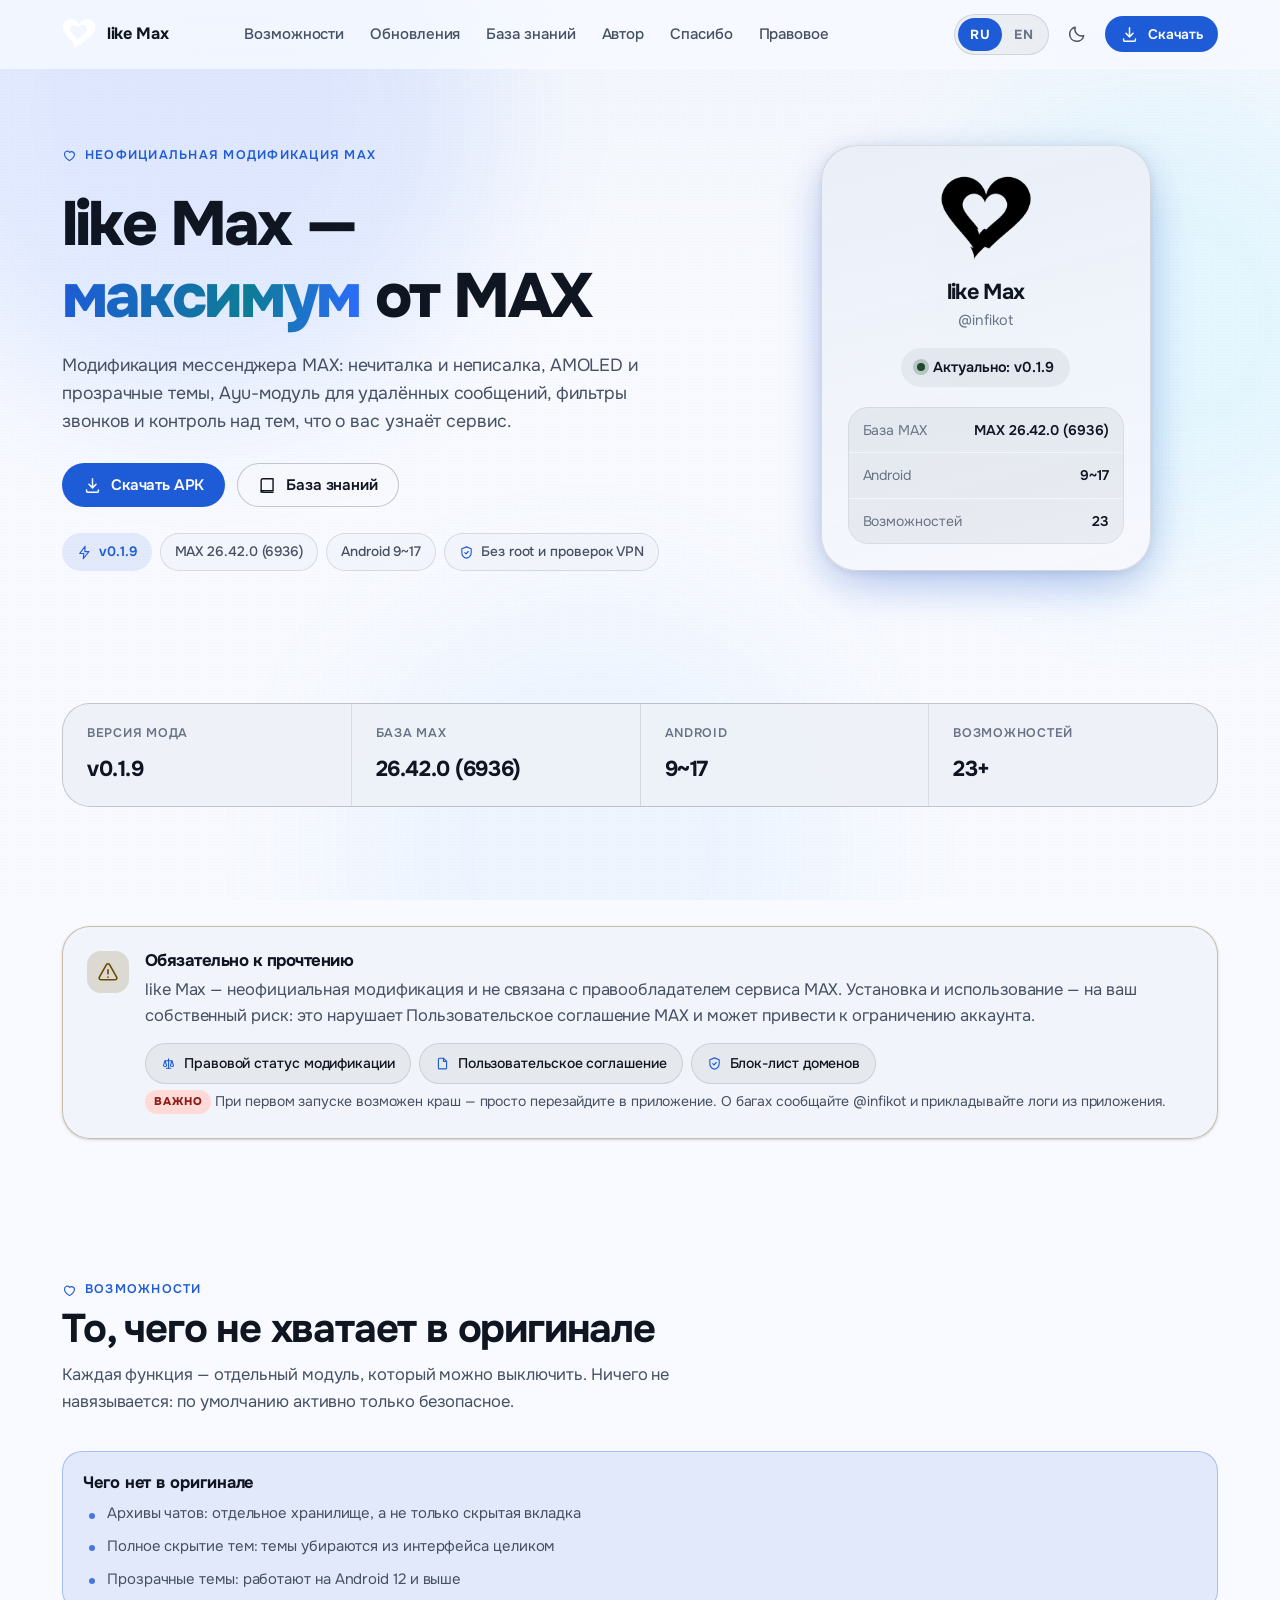
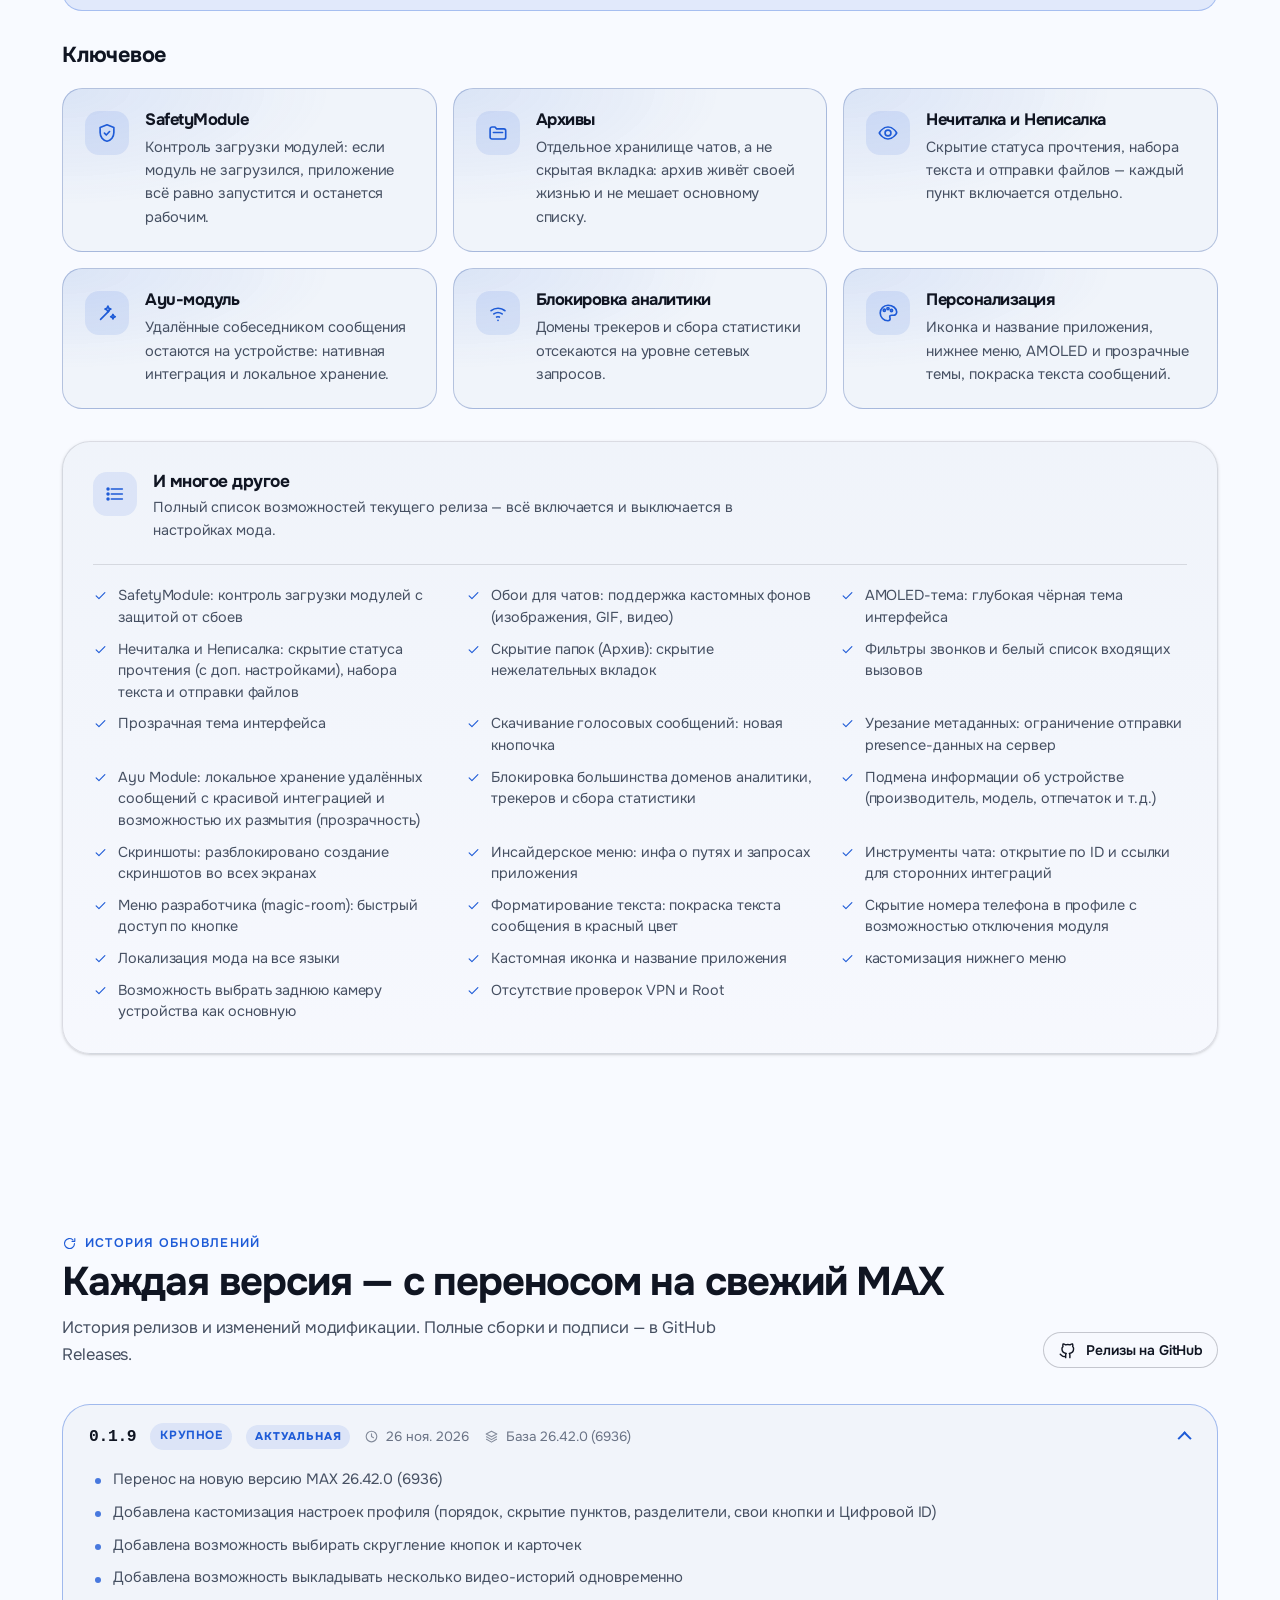
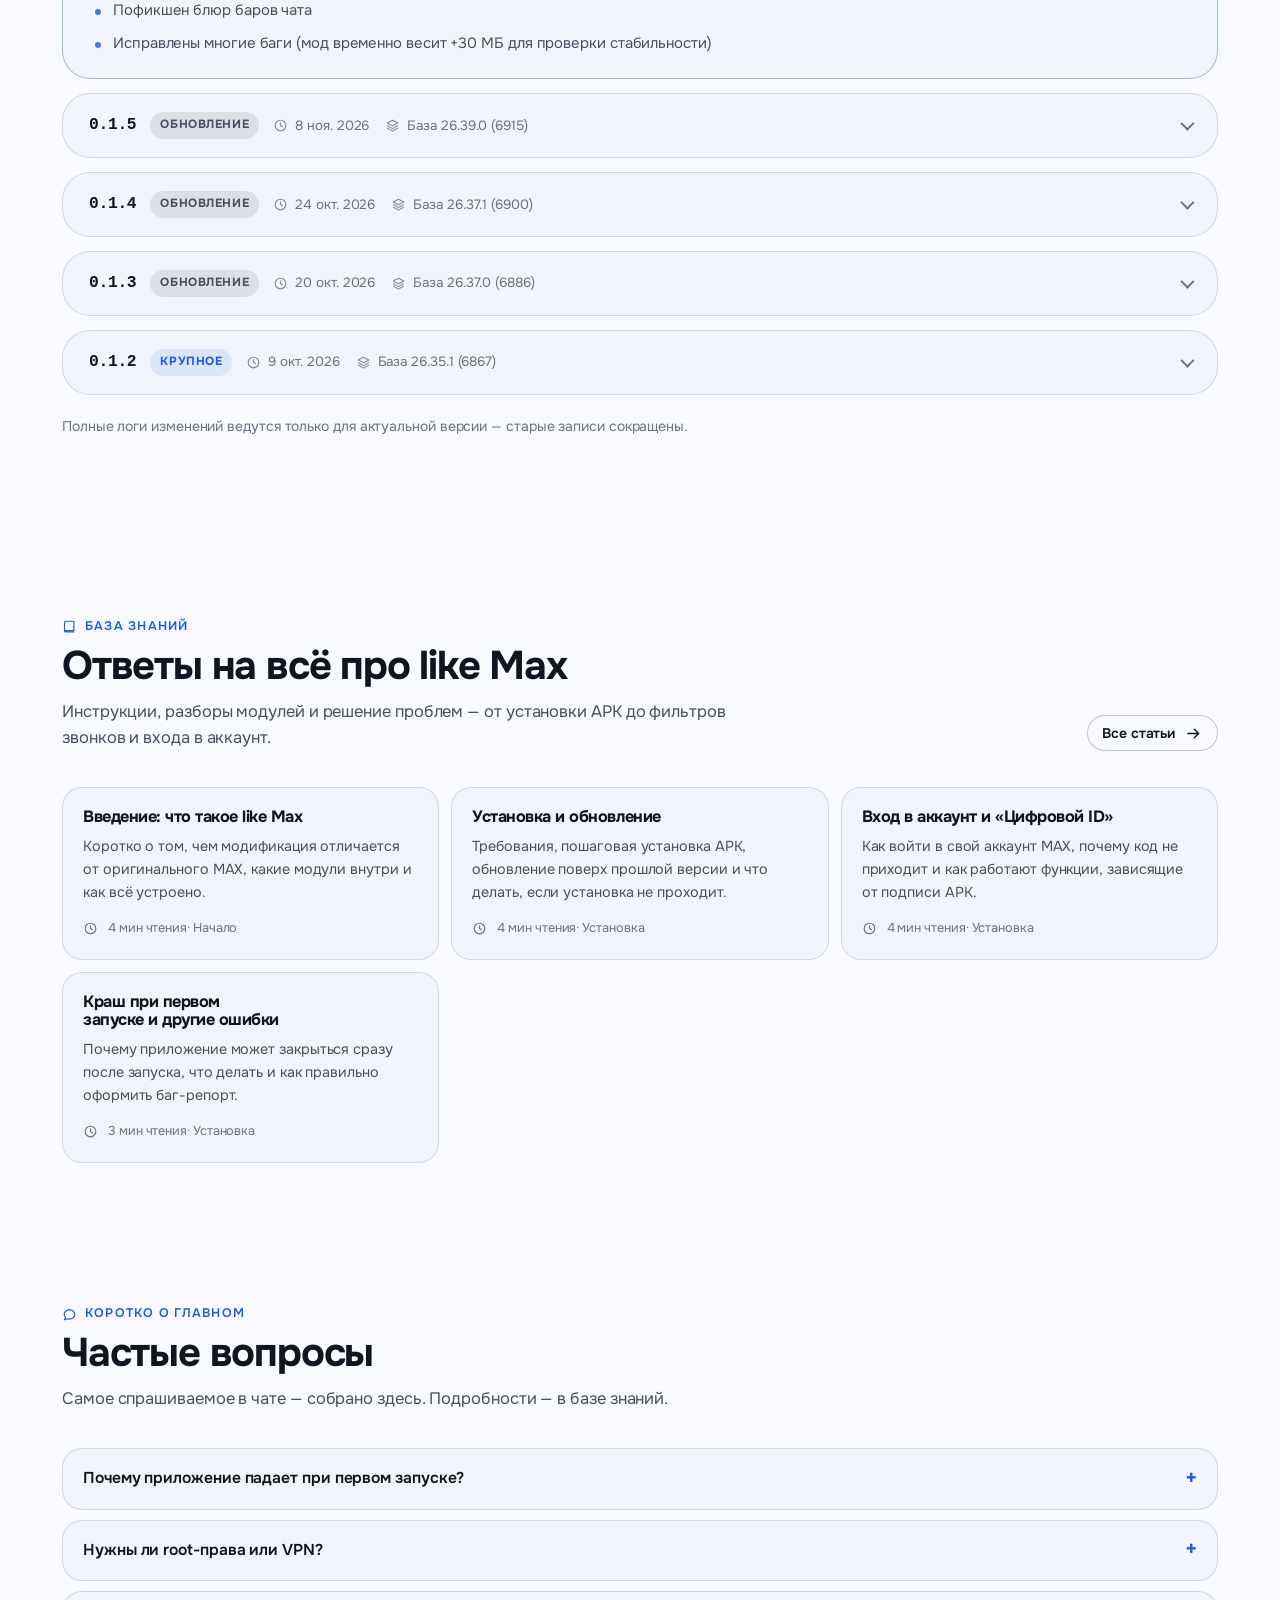
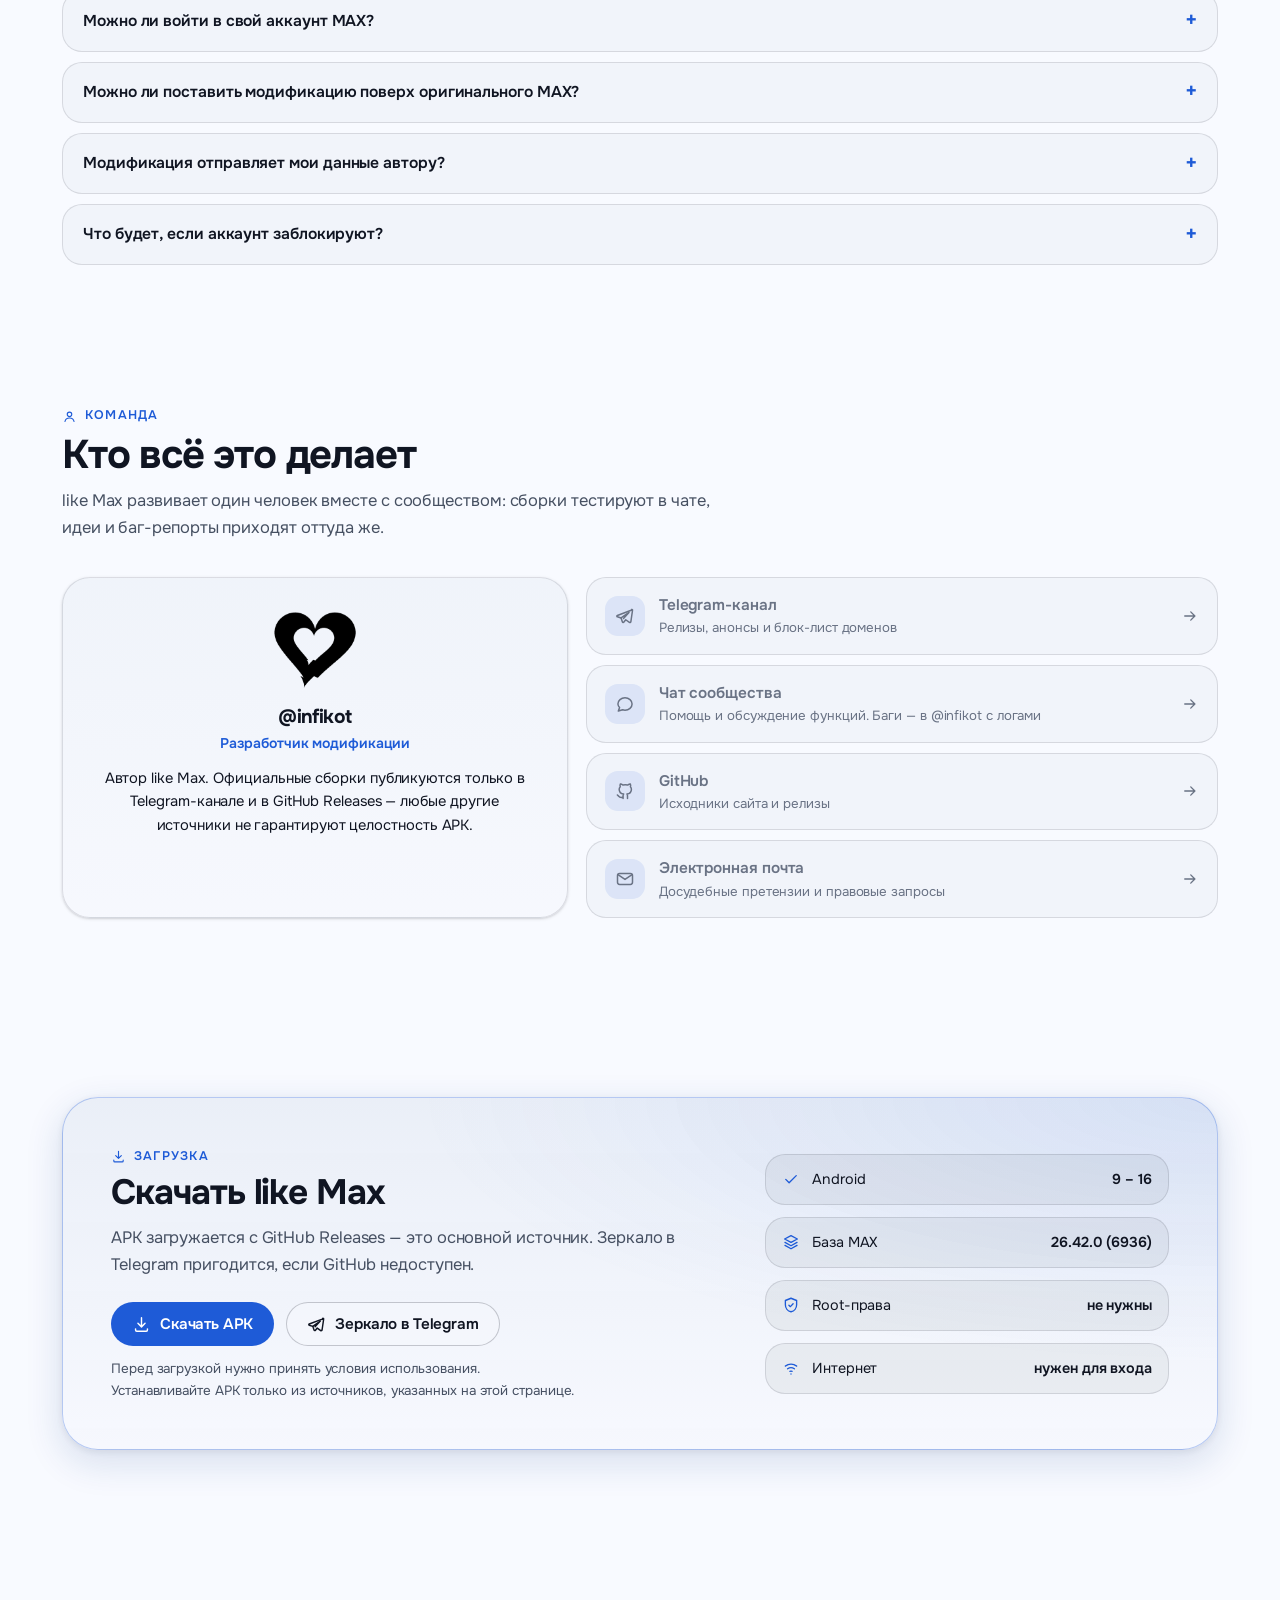
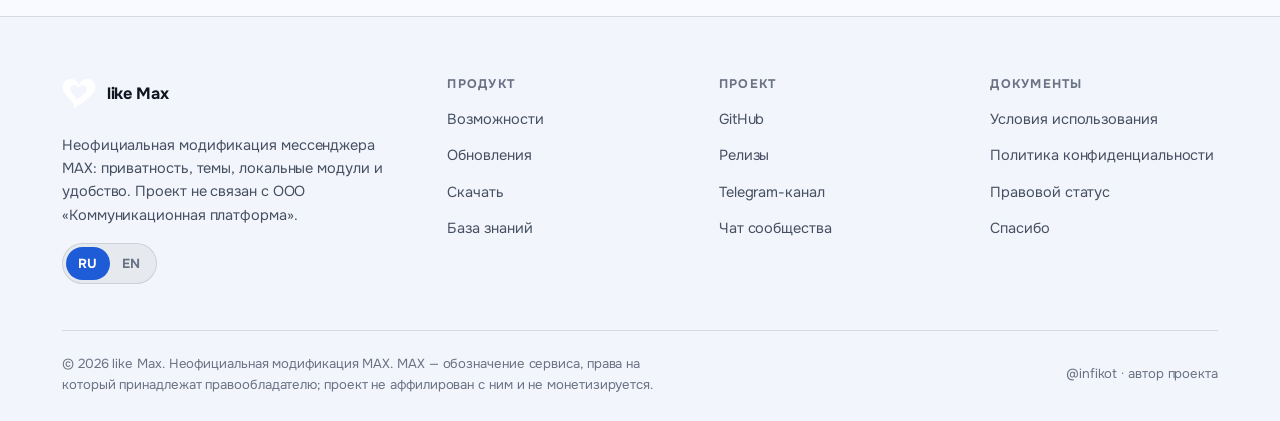
<file: index.html>
<!DOCTYPE html>
<html lang="ru" data-theme="dark" data-lang="ru" data-base="./" data-page="home">
<head>
  <meta charset="utf-8">
  <meta name="viewport" content="width=device-width, initial-scale=1">
  <title>like Max — неофициальная модификация MAX для Android</title>
  <meta name="description" content="like Max — неофициальная модификация мессенджера MAX: нечиталка, Ayu-модуль для удалённых сообщений, AMOLED и прозрачные темы, фильтры звонков, блокировка аналитики. Android 9–16, без root.">
  <meta name="theme-color" content="#0f1115">
  <meta name="color-scheme" content="dark light">
  <meta name="author" content="@infikot">
  <meta property="og:type" content="website">
  <meta property="og:site_name" content="like Max">
  <meta property="og:title" content="like Max — неофициальная модификация MAX для Android">
  <meta property="og:description" content="Нечиталка, Ayu-модуль для удалённых сообщений, AMOLED и прозрачные темы, фильтры звонков и блокировка аналитики. Android 9–16, без root.">
  <meta property="og:image" content="https://infikot.github.io/like-max/assets/img/icon.webp?v=2">
  <meta property="og:image:type" content="image/webp">
  <meta property="og:image:width" content="432">
  <meta property="og:image:height" content="432">
  <meta property="og:image:alt" content="like Max">
  <meta property="og:url" content="https://infikot.github.io/like-max/">
  <meta name="twitter:image" content="https://infikot.github.io/like-max/assets/img/icon.webp?v=2">
  <meta property="og:locale" content="ru_RU">
  <meta name="twitter:card" content="summary">
  <link rel="canonical" href="https://infikot.github.io/like-max/">
  <link rel="icon" href="assets/img/icon.webp?v=2" type="image/webp">
  <link rel="apple-touch-icon" href="assets/img/icon.webp?v=2">
  <link rel="preconnect" href="https://fonts.googleapis.com">
  <link rel="preconnect" href="https://fonts.gstatic.com" crossorigin>
  <link rel="stylesheet" href="https://fonts.googleapis.com/css2?family=Onest:wght@400;500;600;700;800&display=swap">
  <link rel="stylesheet" href="assets/css/style.css?v=2">
  <script src="assets/js/boot.js"></script>
</head>
<body>
  <a class="skip" href="#main" data-i18n="a11y.skip">Перейти к содержимому</a>

  <div class="ambient" aria-hidden="true"><span></span><span></span><span></span></div>

  <header class="topbar" id="topbar"></header>

  <main id="main"></main>

  <footer class="footer" id="footer"></footer>

  <button class="to-top" type="button" data-to-top data-i18n-aria="a11y.top" aria-label="Наверх">
    <svg viewBox="0 0 24 24" fill="none" stroke="currentColor" stroke-width="1.9" stroke-linecap="round" stroke-linejoin="round" aria-hidden="true"><path d="M6 14.5l6-6 6 6"/></svg>
  </button>

  <div class="modal" id="downloadModal" role="dialog" aria-modal="true" aria-labelledby="modalTitle">
    <div class="modal__panel">
      <div class="modal__head">
        <span class="notice__icon">
          <svg viewBox="0 0 24 24" fill="none" stroke="currentColor" stroke-width="1.8" stroke-linecap="round" stroke-linejoin="round" aria-hidden="true"><path d="M10.3 3.9L2.6 17.5a2 2 0 001.7 3h15.4a2 2 0 001.7-3L13.7 3.9a2 2 0 00-3.4 0z"/><path d="M12 9.5v4.5M12 17.6v.1"/></svg>
        </span>
        <h2 id="modalTitle" data-i18n="modal.title">Соглашение</h2>
        <button class="icon-btn" type="button" data-modal-close data-i18n-aria="a11y.close" aria-label="Закрыть" style="margin-left:auto">
          <svg viewBox="0 0 24 24" fill="none" stroke="currentColor" stroke-width="1.9" stroke-linecap="round" aria-hidden="true"><path d="M6 6l12 12M18 6L6 18"/></svg>
        </button>
      </div>
      <div class="modal__body" data-modal-body></div>
    </div>
  </div>

  <div class="drawer" id="drawer"></div>

  <div class="toast" id="toast" role="status" aria-live="polite"></div>

  <noscript>
    <div class="wrap" style="padding:24px 0">
      <div class="card notice notice--warn">
        <span class="notice__icon">
          <svg viewBox="0 0 24 24" fill="none" stroke="currentColor" stroke-width="1.8" stroke-linecap="round" aria-hidden="true"><circle cx="12" cy="12" r="8.5"/><path d="M12 11v5.5M12 7.6v.1"/></svg>
        </span>
        <div>
          <h3 data-i18n="a11y.noscriptTitle">Для работы сайта нужен JavaScript</h3>
          <p data-i18n="a11y.noscript">Включите JavaScript, чтобы увидеть возможности, историю версий и скачать модификацию. Релизы всегда доступны напрямую:</p>
          <p><a class="link-pill" href="https://github.com/infikot/like-max/releases">GitHub Releases</a></p>
        </div>
      </div>
    </div>
  </noscript>

  <script src="assets/js/app.js" defer></script>
</body>
</html>
</file>
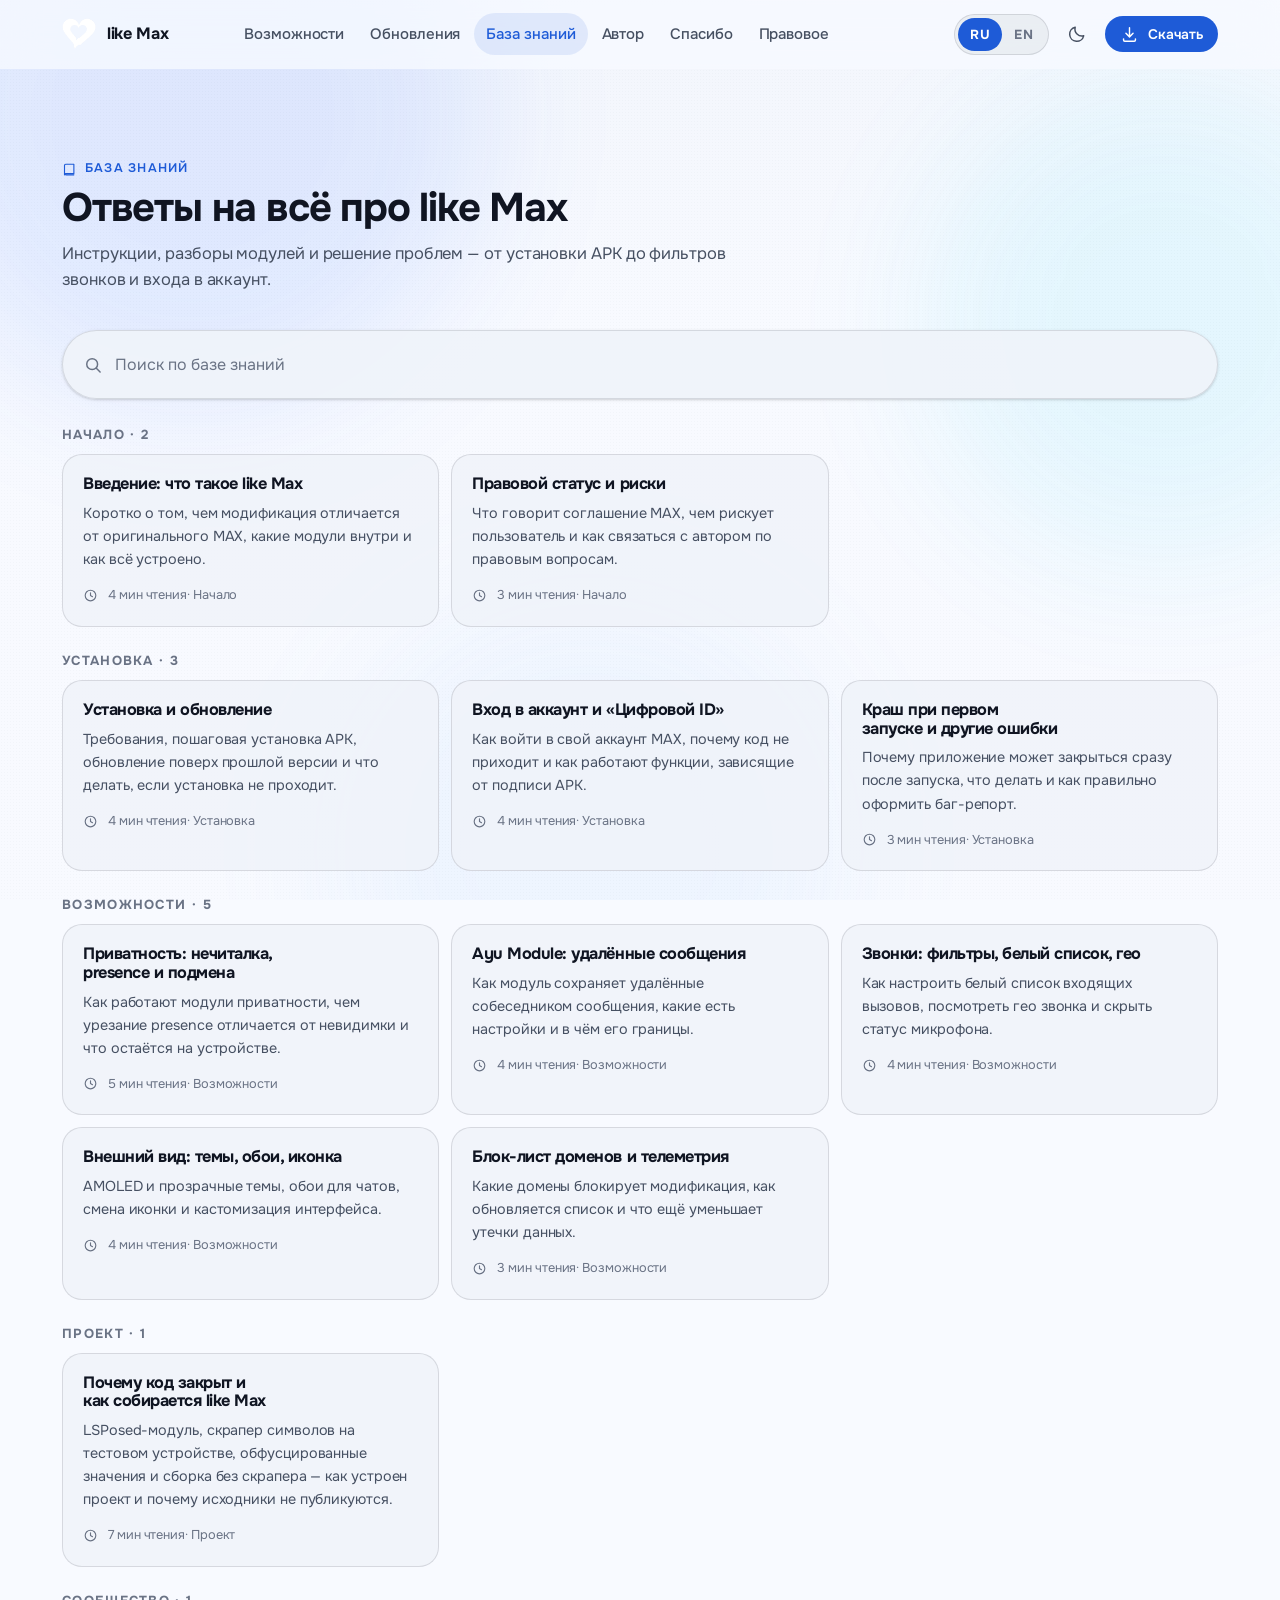
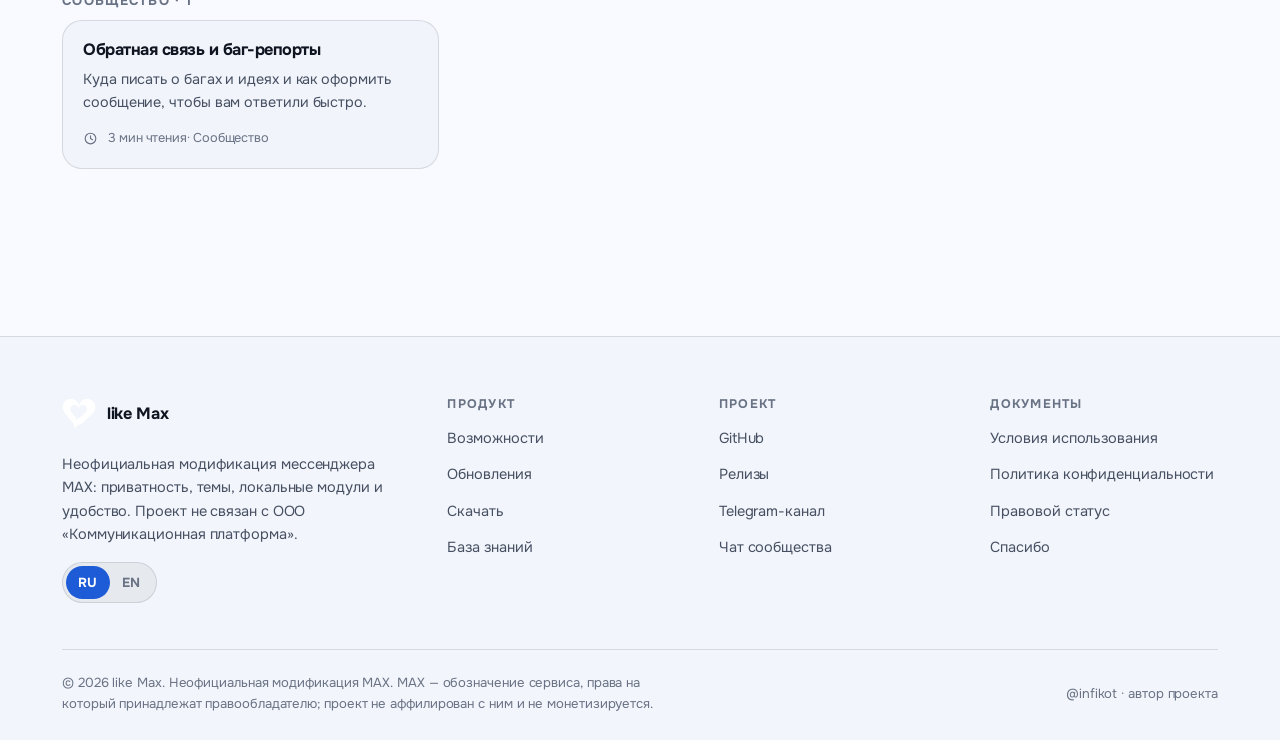
<file: kb/index.html>
<!DOCTYPE html>
<html lang="ru" data-theme="dark" data-lang="ru" data-base="../" data-page="kb">
<head>
  <meta charset="utf-8">
  <meta name="viewport" content="width=device-width, initial-scale=1">
  <title>База знаний — like Max</title>
  <meta name="description" content="Инструкции по установке like Max, разбор модулей, решение проблем и ответы на частые вопросы о модификации MAX.">
  <meta name="theme-color" content="#0f1115">
  <meta name="color-scheme" content="dark light">
  <meta name="author" content="@infikot">
  <meta property="og:type" content="website">
  <meta property="og:site_name" content="like Max">
  <meta property="og:title" content="База знаний — like Max">
  <meta property="og:description" content="Инструкции по установке like Max, разбор модулей, решение проблем и ответы на частые вопросы о модификации MAX.">
  <meta property="og:image" content="https://infikot.github.io/like-max/assets/img/icon.webp?v=2">
  <meta property="og:image:type" content="image/webp">
  <meta property="og:image:width" content="432">
  <meta property="og:image:height" content="432">
  <meta property="og:image:alt" content="like Max">
  <meta property="og:url" content="https://infikot.github.io/like-max/kb/">
  <meta name="twitter:image" content="https://infikot.github.io/like-max/assets/img/icon.webp?v=2">
  <meta property="og:locale" content="ru_RU">
  <meta name="twitter:card" content="summary">
  <link rel="canonical" href="https://infikot.github.io/like-max/kb/">
  <link rel="icon" href="../assets/img/icon.webp?v=2" type="image/webp">
  <link rel="apple-touch-icon" href="../assets/img/icon.webp?v=2">
  <link rel="preconnect" href="https://fonts.googleapis.com">
  <link rel="preconnect" href="https://fonts.gstatic.com" crossorigin>
  <link rel="stylesheet" href="https://fonts.googleapis.com/css2?family=Onest:wght@400;500;600;700;800&display=swap">
  <link rel="stylesheet" href="../assets/css/style.css?v=2">
  <script src="../assets/js/boot.js"></script>
</head>
<body>
  <a class="skip" href="#main" data-i18n="a11y.skip">Перейти к содержимому</a>

  <div class="ambient" aria-hidden="true"><span></span><span></span><span></span></div>

  <header class="topbar" id="topbar"></header>

  <main id="main"></main>

  <footer class="footer" id="footer"></footer>

  <button class="to-top" type="button" data-to-top data-i18n-aria="a11y.top" aria-label="Наверх">
    <svg viewBox="0 0 24 24" fill="none" stroke="currentColor" stroke-width="1.9" stroke-linecap="round" stroke-linejoin="round" aria-hidden="true"><path d="M6 14.5l6-6 6 6"/></svg>
  </button>

  <div class="modal" id="downloadModal" role="dialog" aria-modal="true" aria-labelledby="modalTitle">
    <div class="modal__panel">
      <div class="modal__head">
        <span class="notice__icon">
          <svg viewBox="0 0 24 24" fill="none" stroke="currentColor" stroke-width="1.8" stroke-linecap="round" stroke-linejoin="round" aria-hidden="true"><path d="M10.3 3.9L2.6 17.5a2 2 0 001.7 3h15.4a2 2 0 001.7-3L13.7 3.9a2 2 0 00-3.4 0z"/><path d="M12 9.5v4.5M12 17.6v.1"/></svg>
        </span>
        <h2 id="modalTitle" data-i18n="modal.title">Соглашение</h2>
        <button class="icon-btn" type="button" data-modal-close data-i18n-aria="a11y.close" aria-label="Закрыть" style="margin-left:auto">
          <svg viewBox="0 0 24 24" fill="none" stroke="currentColor" stroke-width="1.9" stroke-linecap="round" aria-hidden="true"><path d="M6 6l12 12M18 6L6 18"/></svg>
        </button>
      </div>
      <div class="modal__body" data-modal-body></div>
    </div>
  </div>

  <div class="drawer" id="drawer"></div>

  <div class="toast" id="toast" role="status" aria-live="polite"></div>

  <noscript>
    <div class="wrap" style="padding:24px 0">
      <div class="card notice notice--warn">
        <span class="notice__icon">
          <svg viewBox="0 0 24 24" fill="none" stroke="currentColor" stroke-width="1.8" stroke-linecap="round" aria-hidden="true"><circle cx="12" cy="12" r="8.5"/><path d="M12 11v5.5M12 7.6v.1"/></svg>
        </span>
        <div>
          <h3 data-i18n="a11y.noscriptTitle">Для работы сайта нужен JavaScript</h3>
          <p data-i18n="a11y.noscript">Включите JavaScript, чтобы увидеть возможности, историю версий и скачать модификацию. Релизы всегда доступны напрямую:</p>
          <p><a class="link-pill" href="https://github.com/infikot/like-max/releases">GitHub Releases</a></p>
        </div>
      </div>
    </div>
  </noscript>

  <script src="../assets/js/app.js" defer></script>
</body>
</html>
</file>
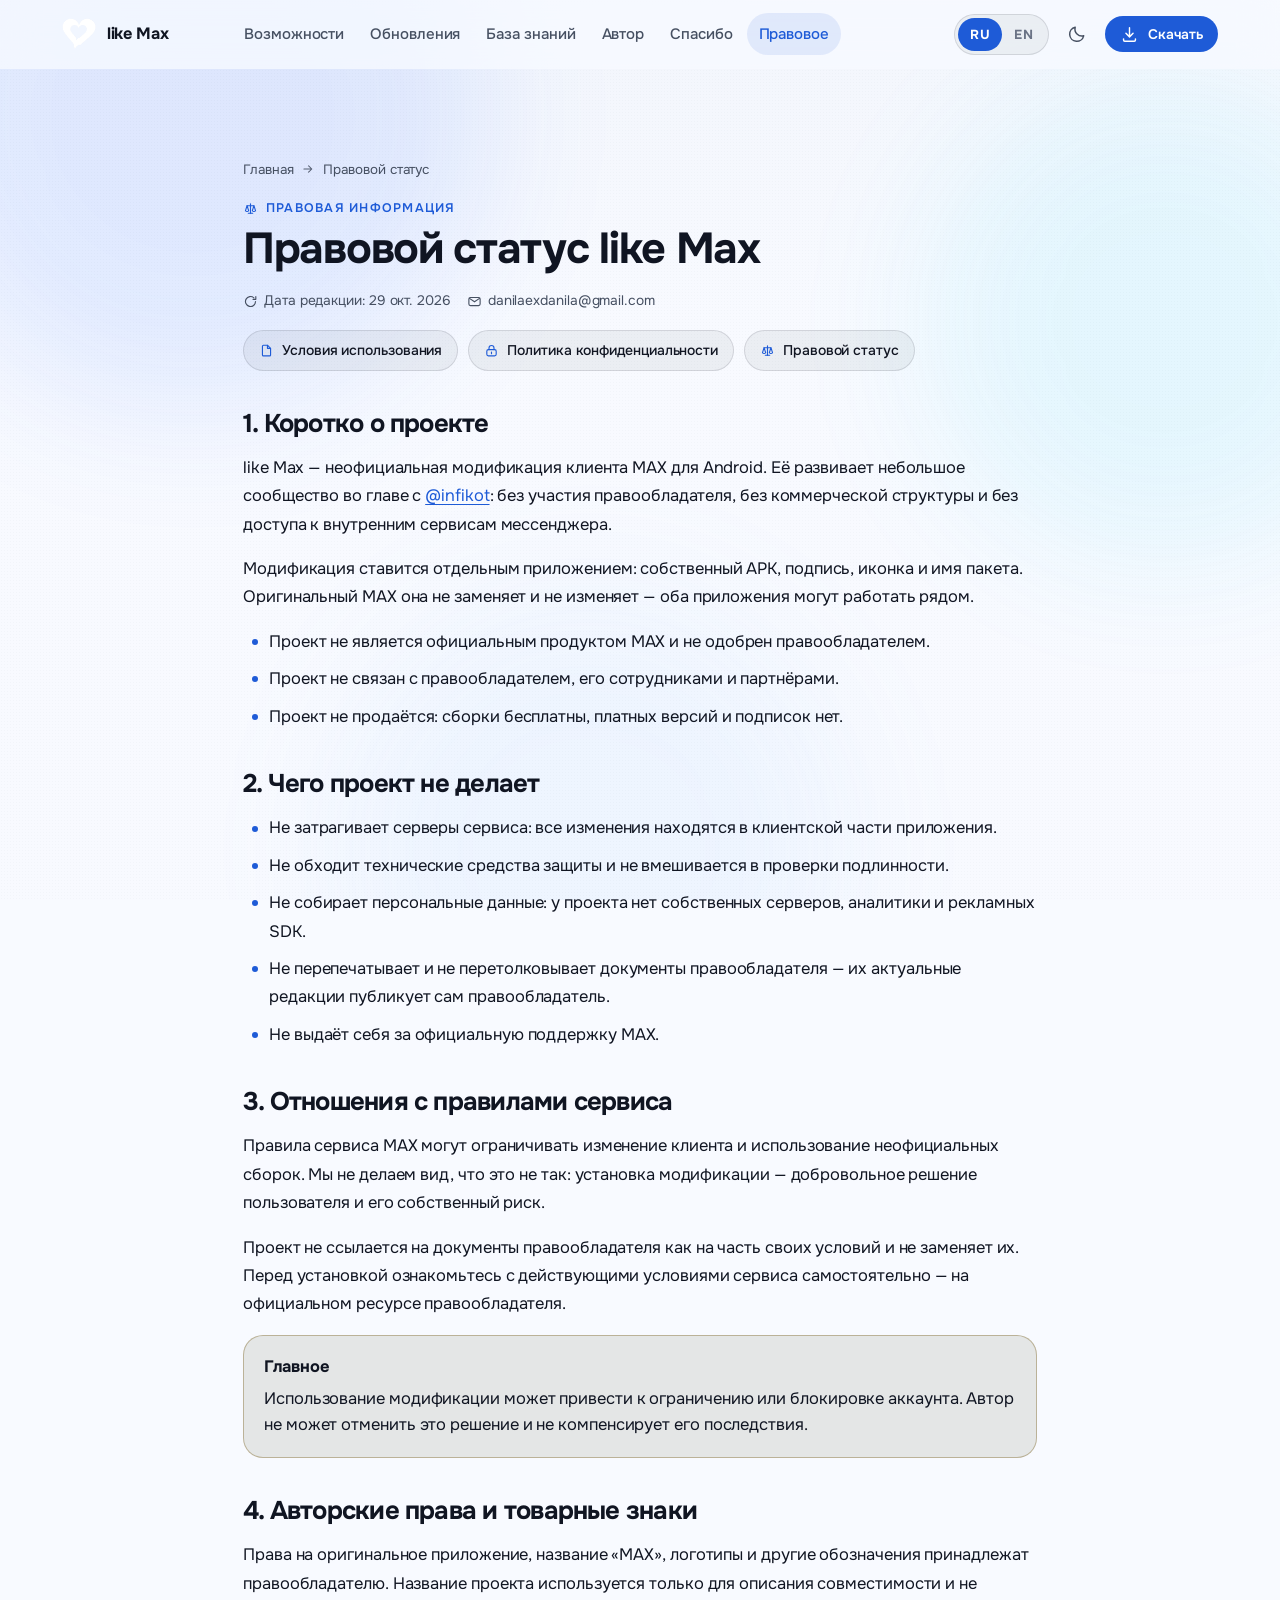
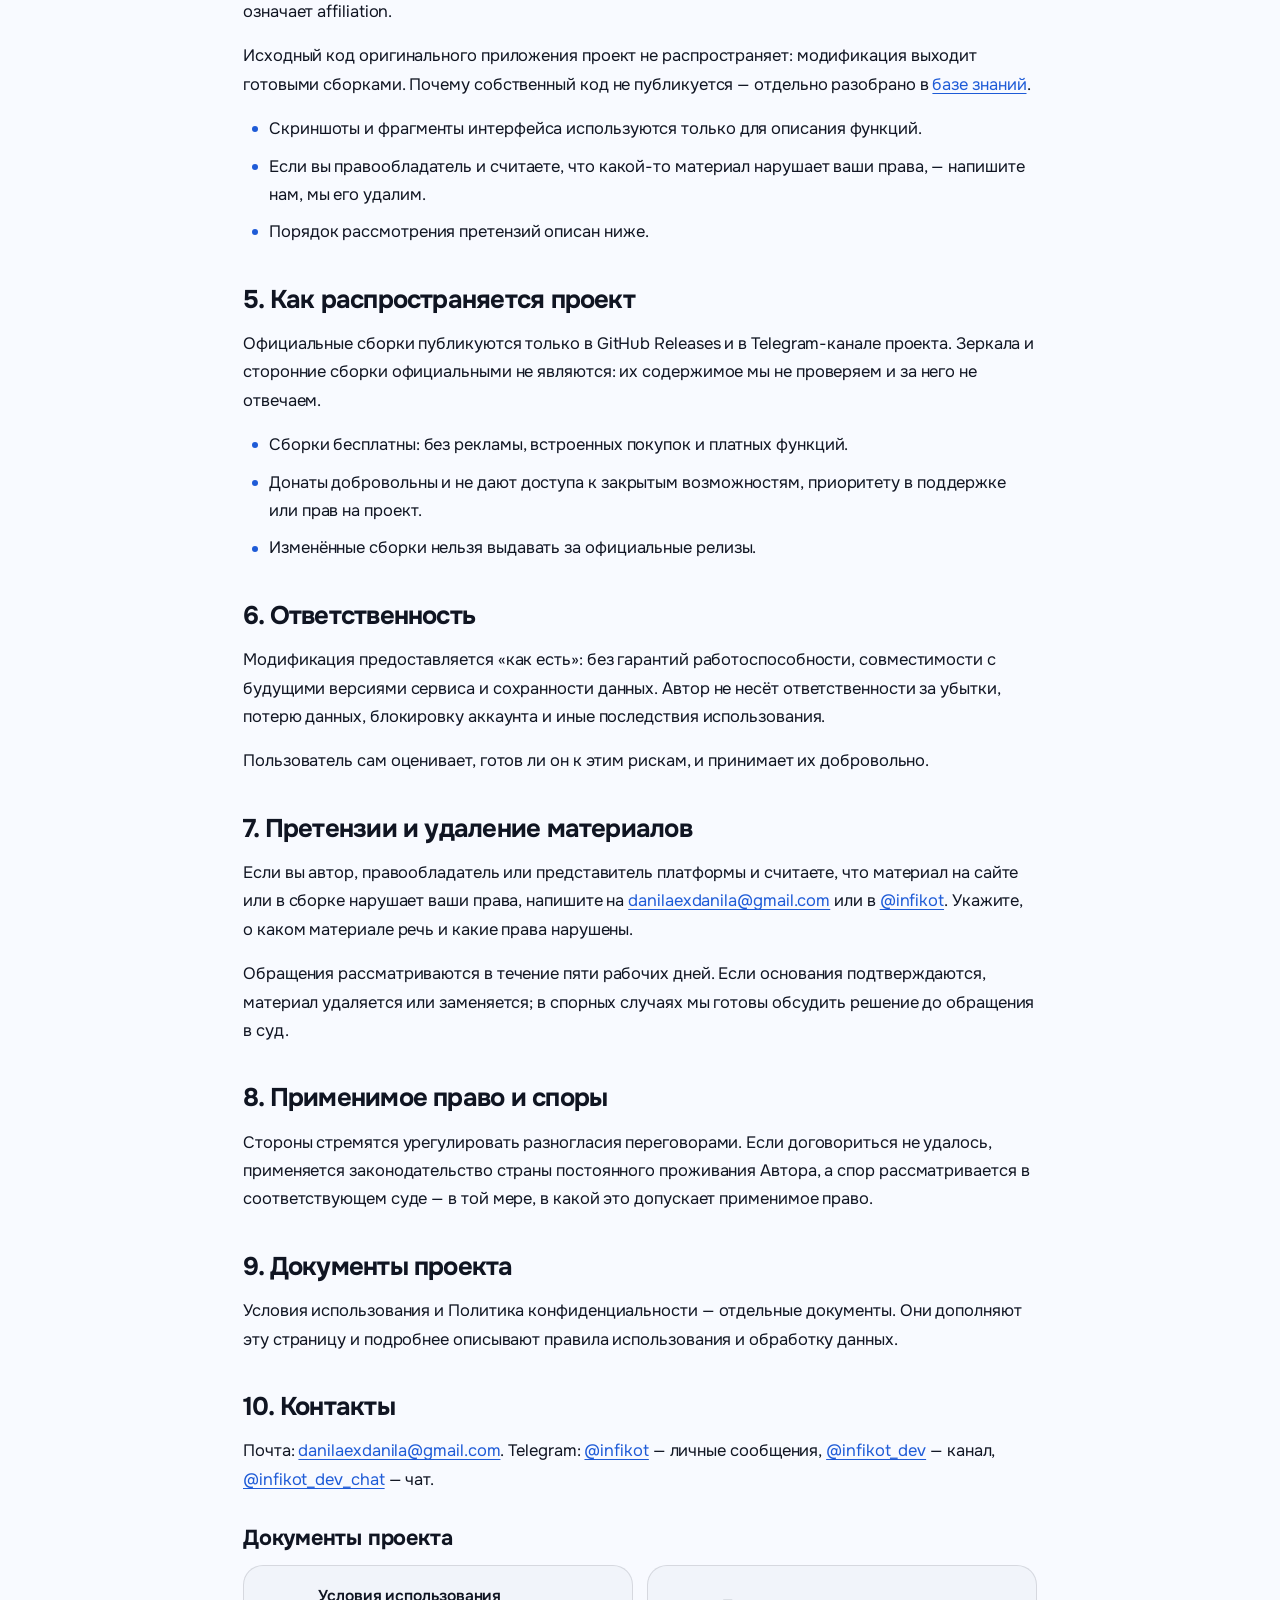
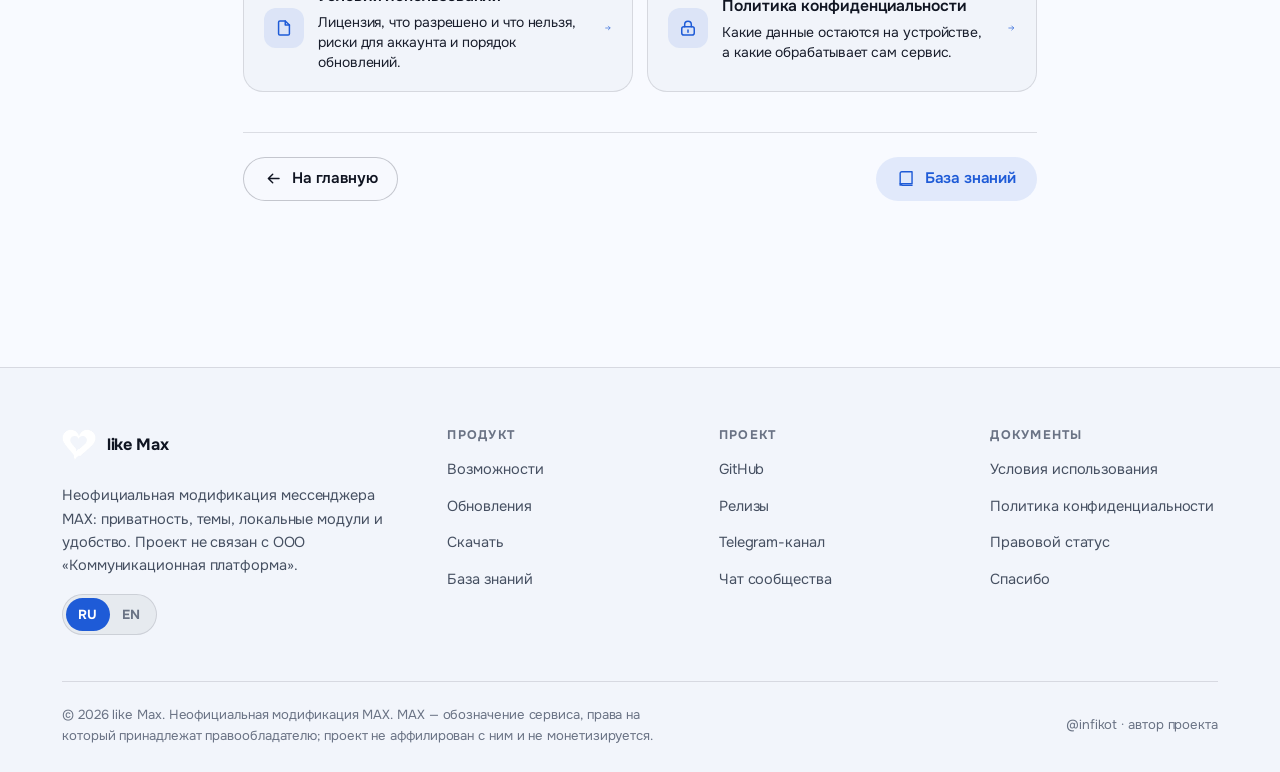
<file: legal.html>
<!DOCTYPE html>
<html lang="ru" data-theme="dark" data-lang="ru" data-base="./" data-page="legal">
<head>
  <meta charset="utf-8">
  <meta name="viewport" content="width=device-width, initial-scale=1">
  <title>Правовой статус — like Max</title>
  <meta name="description" content="Что такое like Max, чем проект не является, как соотносятся правила сервиса MAX, авторские права, претензии и удаление материалов.">
  <meta name="theme-color" content="#0f1115">
  <meta name="color-scheme" content="dark light">
  <meta name="author" content="@infikot">
  <meta property="og:type" content="website">
  <meta property="og:site_name" content="like Max">
  <meta property="og:title" content="Правовой статус — like Max">
  <meta property="og:description" content="Что такое like Max, чем проект не является, как соотносятся правила сервиса MAX, авторские права, претензии и удаление материалов.">
  <meta property="og:image" content="https://infikot.github.io/like-max/assets/img/icon.webp?v=2">
  <meta property="og:image:type" content="image/webp">
  <meta property="og:image:width" content="432">
  <meta property="og:image:height" content="432">
  <meta property="og:image:alt" content="like Max">
  <meta property="og:url" content="https://infikot.github.io/like-max/legal">
  <meta name="twitter:image" content="https://infikot.github.io/like-max/assets/img/icon.webp?v=2">
  <meta property="og:locale" content="ru_RU">
  <meta name="twitter:card" content="summary">
  <link rel="canonical" href="https://infikot.github.io/like-max/legal">
  <link rel="icon" href="assets/img/icon.webp?v=2" type="image/webp">
  <link rel="apple-touch-icon" href="assets/img/icon.webp?v=2">
  <link rel="preconnect" href="https://fonts.googleapis.com">
  <link rel="preconnect" href="https://fonts.gstatic.com" crossorigin>
  <link rel="stylesheet" href="https://fonts.googleapis.com/css2?family=Onest:wght@400;500;600;700;800&display=swap">
  <link rel="stylesheet" href="assets/css/style.css?v=2">
  <script src="assets/js/boot.js"></script>
</head>
<body>
  <a class="skip" href="#main" data-i18n="a11y.skip">Перейти к содержимому</a>

  <div class="ambient" aria-hidden="true"><span></span><span></span><span></span></div>

  <header class="topbar" id="topbar"></header>

  <main id="main"></main>

  <footer class="footer" id="footer"></footer>

  <button class="to-top" type="button" data-to-top data-i18n-aria="a11y.top" aria-label="Наверх">
    <svg viewBox="0 0 24 24" fill="none" stroke="currentColor" stroke-width="1.9" stroke-linecap="round" stroke-linejoin="round" aria-hidden="true"><path d="M6 14.5l6-6 6 6"/></svg>
  </button>

  <div class="modal" id="downloadModal" role="dialog" aria-modal="true" aria-labelledby="modalTitle">
    <div class="modal__panel">
      <div class="modal__head">
        <span class="notice__icon">
          <svg viewBox="0 0 24 24" fill="none" stroke="currentColor" stroke-width="1.8" stroke-linecap="round" stroke-linejoin="round" aria-hidden="true"><path d="M10.3 3.9L2.6 17.5a2 2 0 001.7 3h15.4a2 2 0 001.7-3L13.7 3.9a2 2 0 00-3.4 0z"/><path d="M12 9.5v4.5M12 17.6v.1"/></svg>
        </span>
        <h2 id="modalTitle" data-i18n="modal.title">Соглашение</h2>
        <button class="icon-btn" type="button" data-modal-close data-i18n-aria="a11y.close" aria-label="Закрыть" style="margin-left:auto">
          <svg viewBox="0 0 24 24" fill="none" stroke="currentColor" stroke-width="1.9" stroke-linecap="round" aria-hidden="true"><path d="M6 6l12 12M18 6L6 18"/></svg>
        </button>
      </div>
      <div class="modal__body" data-modal-body></div>
    </div>
  </div>

  <div class="drawer" id="drawer"></div>

  <div class="toast" id="toast" role="status" aria-live="polite"></div>

  <noscript>
    <div class="wrap" style="padding:24px 0">
      <div class="card notice notice--warn">
        <span class="notice__icon">
          <svg viewBox="0 0 24 24" fill="none" stroke="currentColor" stroke-width="1.8" stroke-linecap="round" aria-hidden="true"><circle cx="12" cy="12" r="8.5"/><path d="M12 11v5.5M12 7.6v.1"/></svg>
        </span>
        <div>
          <h3 data-i18n="a11y.noscriptTitle">Для работы сайта нужен JavaScript</h3>
          <p data-i18n="a11y.noscript">Включите JavaScript, чтобы увидеть возможности, историю версий и скачать модификацию. Релизы всегда доступны напрямую:</p>
          <p><a class="link-pill" href="https://github.com/infikot/like-max/releases">GitHub Releases</a></p>
        </div>
      </div>
    </div>
  </noscript>

  <script src="assets/js/app.js" defer></script>
</body>
</html>
</file>
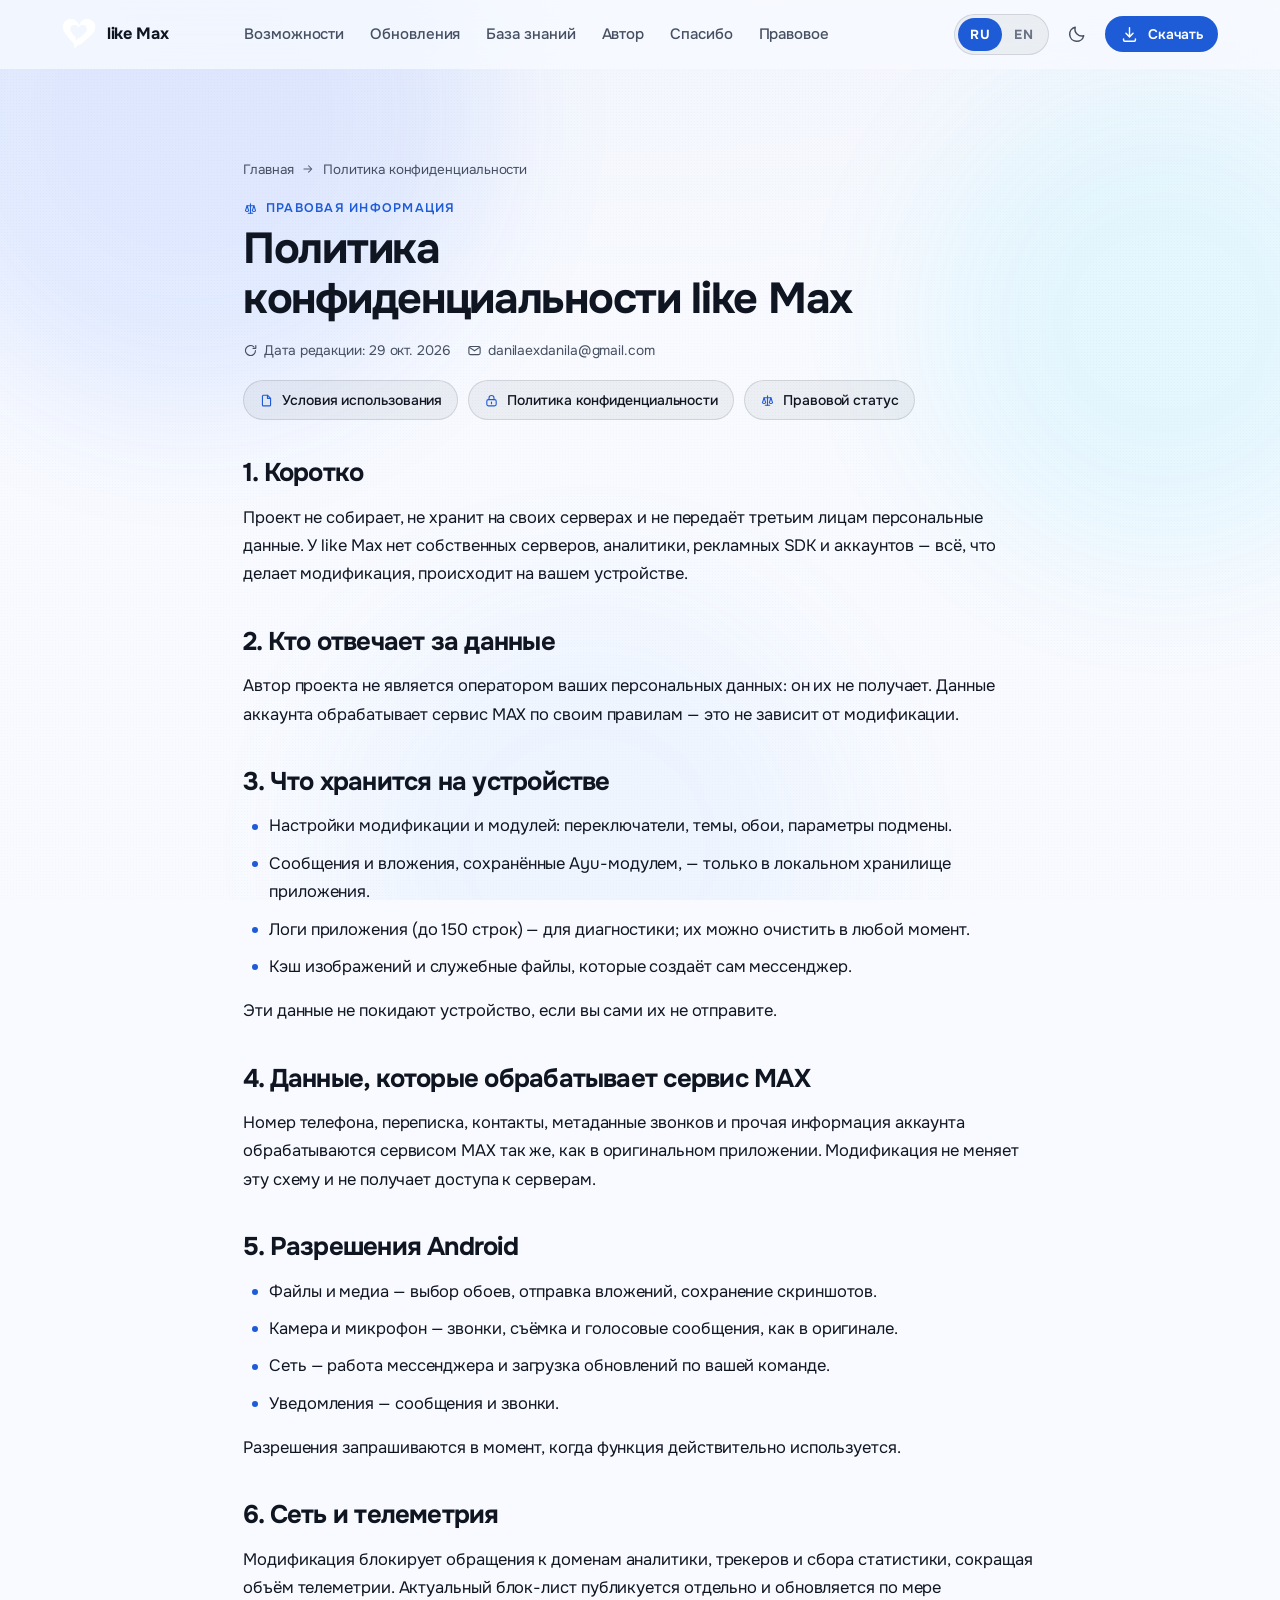
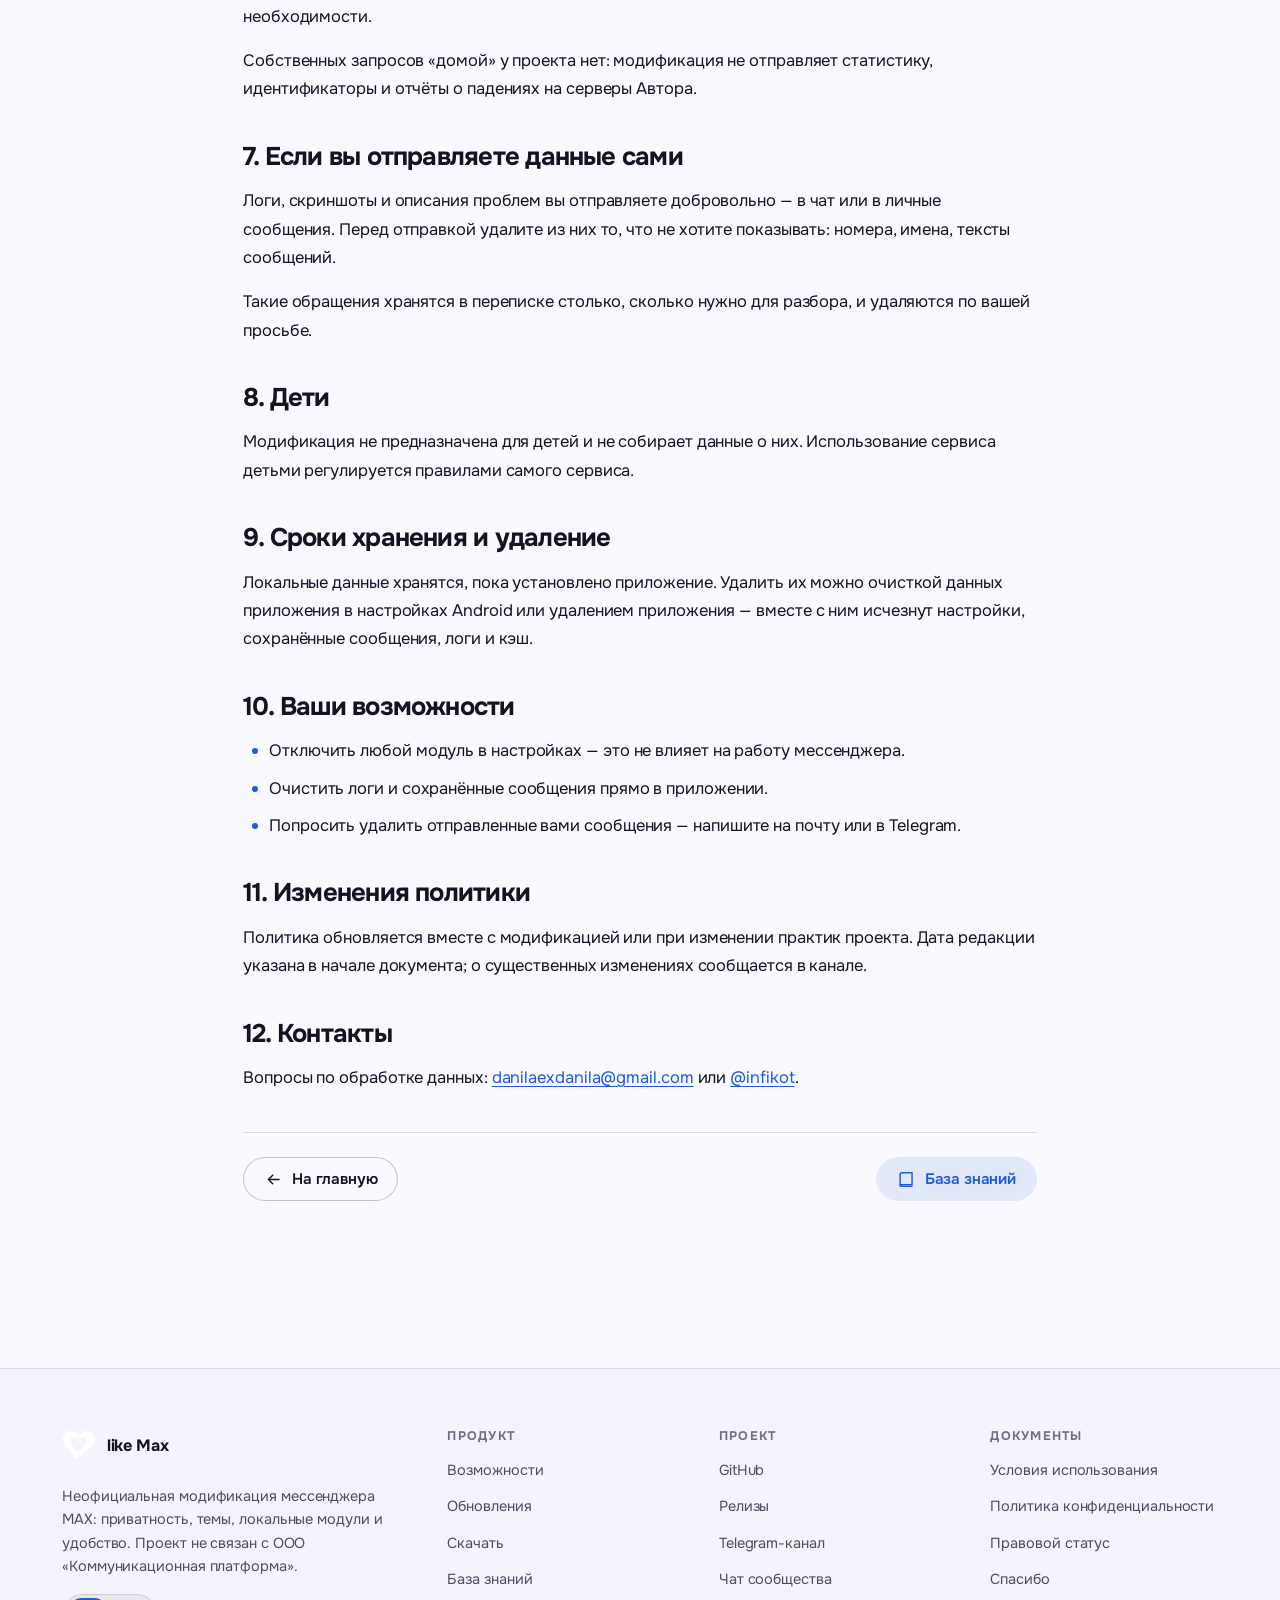
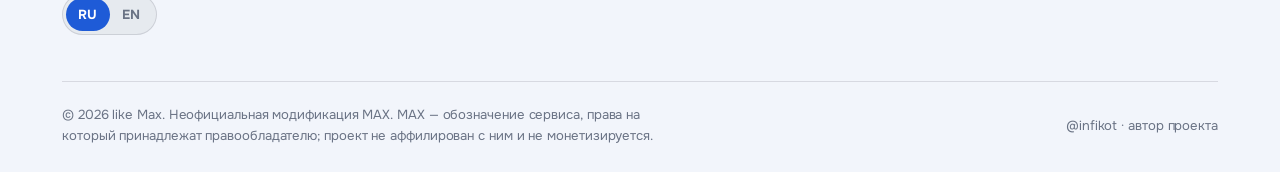
<file: pp.html>
<!DOCTYPE html>
<html lang="ru" data-theme="dark" data-lang="ru" data-base="./" data-page="pp">
<head>
  <meta charset="utf-8">
  <meta name="viewport" content="width=device-width, initial-scale=1">
  <title>Политика конфиденциальности — like Max</title>
  <meta name="description" content="Какие данные остаются на устройстве, какие разрешения нужны и почему у like Max нет своих серверов, аналитики и телеметрии.">
  <meta name="theme-color" content="#0f1115">
  <meta name="color-scheme" content="dark light">
  <meta name="author" content="@infikot">
  <meta property="og:type" content="website">
  <meta property="og:site_name" content="like Max">
  <meta property="og:title" content="Политика конфиденциальности — like Max">
  <meta property="og:description" content="Какие данные остаются на устройстве, какие разрешения нужны и почему у like Max нет своих серверов, аналитики и телеметрии.">
  <meta property="og:image" content="https://infikot.github.io/like-max/assets/img/icon.webp?v=2">
  <meta property="og:image:type" content="image/webp">
  <meta property="og:image:width" content="432">
  <meta property="og:image:height" content="432">
  <meta property="og:image:alt" content="like Max">
  <meta property="og:url" content="https://infikot.github.io/like-max/pp">
  <meta name="twitter:image" content="https://infikot.github.io/like-max/assets/img/icon.webp?v=2">
  <meta property="og:locale" content="ru_RU">
  <meta name="twitter:card" content="summary">
  <link rel="canonical" href="https://infikot.github.io/like-max/pp">
  <link rel="icon" href="assets/img/icon.webp?v=2" type="image/webp">
  <link rel="apple-touch-icon" href="assets/img/icon.webp?v=2">
  <link rel="preconnect" href="https://fonts.googleapis.com">
  <link rel="preconnect" href="https://fonts.gstatic.com" crossorigin>
  <link rel="stylesheet" href="https://fonts.googleapis.com/css2?family=Onest:wght@400;500;600;700;800&display=swap">
  <link rel="stylesheet" href="assets/css/style.css?v=2">
  <script src="assets/js/boot.js"></script>
</head>
<body>
  <a class="skip" href="#main" data-i18n="a11y.skip">Перейти к содержимому</a>

  <div class="ambient" aria-hidden="true"><span></span><span></span><span></span></div>

  <header class="topbar" id="topbar"></header>

  <main id="main"></main>

  <footer class="footer" id="footer"></footer>

  <button class="to-top" type="button" data-to-top data-i18n-aria="a11y.top" aria-label="Наверх">
    <svg viewBox="0 0 24 24" fill="none" stroke="currentColor" stroke-width="1.9" stroke-linecap="round" stroke-linejoin="round" aria-hidden="true"><path d="M6 14.5l6-6 6 6"/></svg>
  </button>

  <div class="modal" id="downloadModal" role="dialog" aria-modal="true" aria-labelledby="modalTitle">
    <div class="modal__panel">
      <div class="modal__head">
        <span class="notice__icon">
          <svg viewBox="0 0 24 24" fill="none" stroke="currentColor" stroke-width="1.8" stroke-linecap="round" stroke-linejoin="round" aria-hidden="true"><path d="M10.3 3.9L2.6 17.5a2 2 0 001.7 3h15.4a2 2 0 001.7-3L13.7 3.9a2 2 0 00-3.4 0z"/><path d="M12 9.5v4.5M12 17.6v.1"/></svg>
        </span>
        <h2 id="modalTitle" data-i18n="modal.title">Соглашение</h2>
        <button class="icon-btn" type="button" data-modal-close data-i18n-aria="a11y.close" aria-label="Закрыть" style="margin-left:auto">
          <svg viewBox="0 0 24 24" fill="none" stroke="currentColor" stroke-width="1.9" stroke-linecap="round" aria-hidden="true"><path d="M6 6l12 12M18 6L6 18"/></svg>
        </button>
      </div>
      <div class="modal__body" data-modal-body></div>
    </div>
  </div>

  <div class="drawer" id="drawer"></div>

  <div class="toast" id="toast" role="status" aria-live="polite"></div>

  <noscript>
    <div class="wrap" style="padding:24px 0">
      <div class="card notice notice--warn">
        <span class="notice__icon">
          <svg viewBox="0 0 24 24" fill="none" stroke="currentColor" stroke-width="1.8" stroke-linecap="round" aria-hidden="true"><circle cx="12" cy="12" r="8.5"/><path d="M12 11v5.5M12 7.6v.1"/></svg>
        </span>
        <div>
          <h3 data-i18n="a11y.noscriptTitle">Для работы сайта нужен JavaScript</h3>
          <p data-i18n="a11y.noscript">Включите JavaScript, чтобы увидеть возможности, историю версий и скачать модификацию. Релизы всегда доступны напрямую:</p>
          <p><a class="link-pill" href="https://github.com/infikot/like-max/releases">GitHub Releases</a></p>
        </div>
      </div>
    </div>
  </noscript>

  <script src="assets/js/app.js" defer></script>
</body>
</html>
</file>
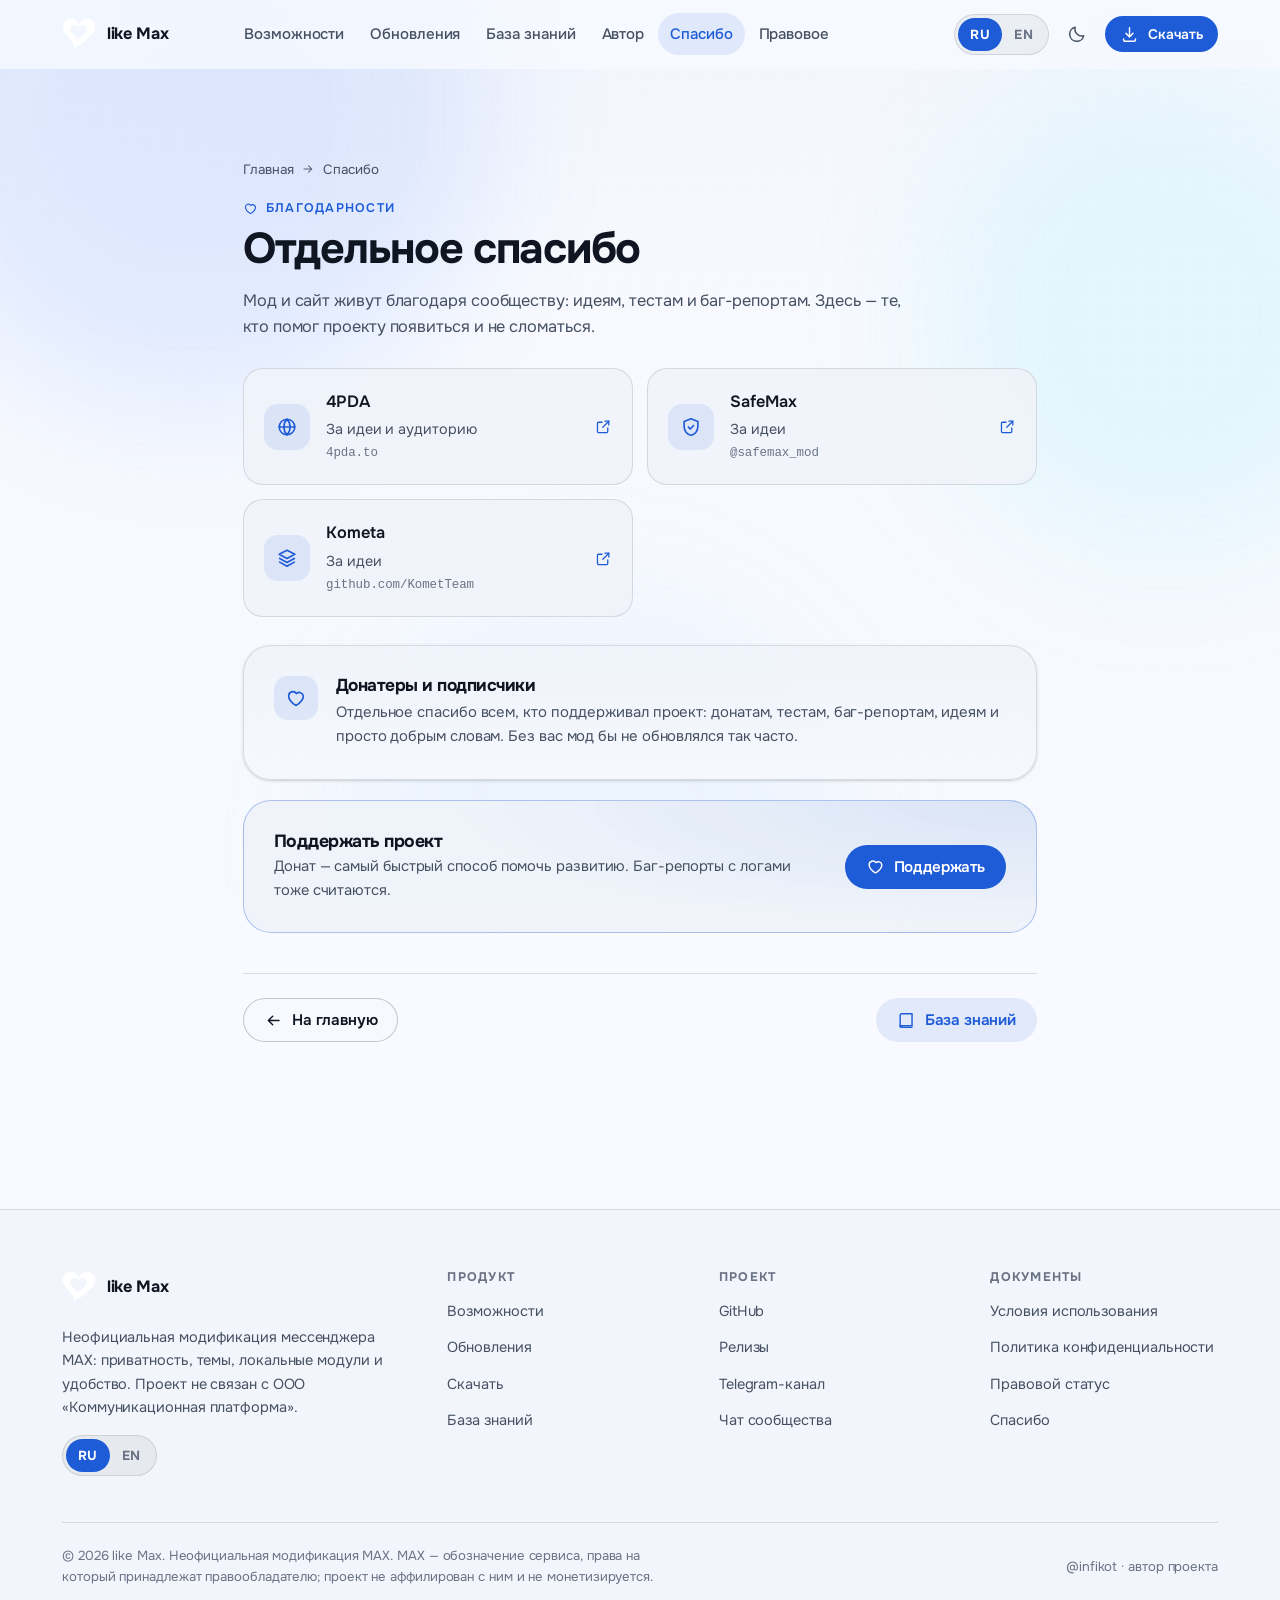
<file: thanks.html>
<!DOCTYPE html>
<html lang="ru" data-theme="dark" data-lang="ru" data-base="./" data-page="thanks">
<head>
  <meta charset="utf-8">
  <meta name="viewport" content="width=device-width, initial-scale=1">
  <title>Отдельное спасибо — like Max</title>
  <meta name="description" content="Люди и площадки, которые помогают like Max: 4PDA, SafeMax, Kometa и поддержавшие проект.">
  <meta name="theme-color" content="#0f1115">
  <meta name="color-scheme" content="dark light">
  <meta name="author" content="@infikot">
  <meta property="og:type" content="website">
  <meta property="og:site_name" content="like Max">
  <meta property="og:title" content="Отдельное спасибо — like Max">
  <meta property="og:description" content="Люди и площадки, которые помогают like Max: 4PDA, SafeMax, Kometa и поддержавшие проект.">
  <meta property="og:image" content="https://infikot.github.io/like-max/assets/img/icon.webp?v=2">
  <meta property="og:image:type" content="image/webp">
  <meta property="og:image:width" content="432">
  <meta property="og:image:height" content="432">
  <meta property="og:image:alt" content="like Max">
  <meta property="og:url" content="https://infikot.github.io/like-max/thanks">
  <meta name="twitter:image" content="https://infikot.github.io/like-max/assets/img/icon.webp?v=2">
  <meta property="og:locale" content="ru_RU">
  <meta name="twitter:card" content="summary">
  <link rel="canonical" href="https://infikot.github.io/like-max/thanks">
  <link rel="icon" href="assets/img/icon.webp?v=2" type="image/webp">
  <link rel="apple-touch-icon" href="assets/img/icon.webp?v=2">
  <link rel="preconnect" href="https://fonts.googleapis.com">
  <link rel="preconnect" href="https://fonts.gstatic.com" crossorigin>
  <link rel="stylesheet" href="https://fonts.googleapis.com/css2?family=Onest:wght@400;500;600;700;800&display=swap">
  <link rel="stylesheet" href="assets/css/style.css?v=2">
  <script src="assets/js/boot.js"></script>
</head>
<body>
  <a class="skip" href="#main" data-i18n="a11y.skip">Перейти к содержимому</a>

  <div class="ambient" aria-hidden="true"><span></span><span></span><span></span></div>

  <header class="topbar" id="topbar"></header>

  <main id="main"></main>

  <footer class="footer" id="footer"></footer>

  <button class="to-top" type="button" data-to-top data-i18n-aria="a11y.top" aria-label="Наверх">
    <svg viewBox="0 0 24 24" fill="none" stroke="currentColor" stroke-width="1.9" stroke-linecap="round" stroke-linejoin="round" aria-hidden="true"><path d="M6 14.5l6-6 6 6"/></svg>
  </button>

  <div class="modal" id="downloadModal" role="dialog" aria-modal="true" aria-labelledby="modalTitle">
    <div class="modal__panel">
      <div class="modal__head">
        <span class="notice__icon">
          <svg viewBox="0 0 24 24" fill="none" stroke="currentColor" stroke-width="1.8" stroke-linecap="round" stroke-linejoin="round" aria-hidden="true"><path d="M10.3 3.9L2.6 17.5a2 2 0 001.7 3h15.4a2 2 0 001.7-3L13.7 3.9a2 2 0 00-3.4 0z"/><path d="M12 9.5v4.5M12 17.6v.1"/></svg>
        </span>
        <h2 id="modalTitle" data-i18n="modal.title">Соглашение</h2>
        <button class="icon-btn" type="button" data-modal-close data-i18n-aria="a11y.close" aria-label="Закрыть" style="margin-left:auto">
          <svg viewBox="0 0 24 24" fill="none" stroke="currentColor" stroke-width="1.9" stroke-linecap="round" aria-hidden="true"><path d="M6 6l12 12M18 6L6 18"/></svg>
        </button>
      </div>
      <div class="modal__body" data-modal-body></div>
    </div>
  </div>

  <div class="drawer" id="drawer"></div>

  <div class="toast" id="toast" role="status" aria-live="polite"></div>

  <noscript>
    <div class="wrap" style="padding:24px 0">
      <div class="card notice notice--warn">
        <span class="notice__icon">
          <svg viewBox="0 0 24 24" fill="none" stroke="currentColor" stroke-width="1.8" stroke-linecap="round" aria-hidden="true"><circle cx="12" cy="12" r="8.5"/><path d="M12 11v5.5M12 7.6v.1"/></svg>
        </span>
        <div>
          <h3 data-i18n="a11y.noscriptTitle">Для работы сайта нужен JavaScript</h3>
          <p data-i18n="a11y.noscript">Включите JavaScript, чтобы увидеть возможности, историю версий и скачать модификацию. Релизы всегда доступны напрямую:</p>
          <p><a class="link-pill" href="https://github.com/infikot/like-max/releases">GitHub Releases</a></p>
        </div>
      </div>
    </div>
  </noscript>

  <script src="assets/js/app.js" defer></script>
</body>
</html>
</file>
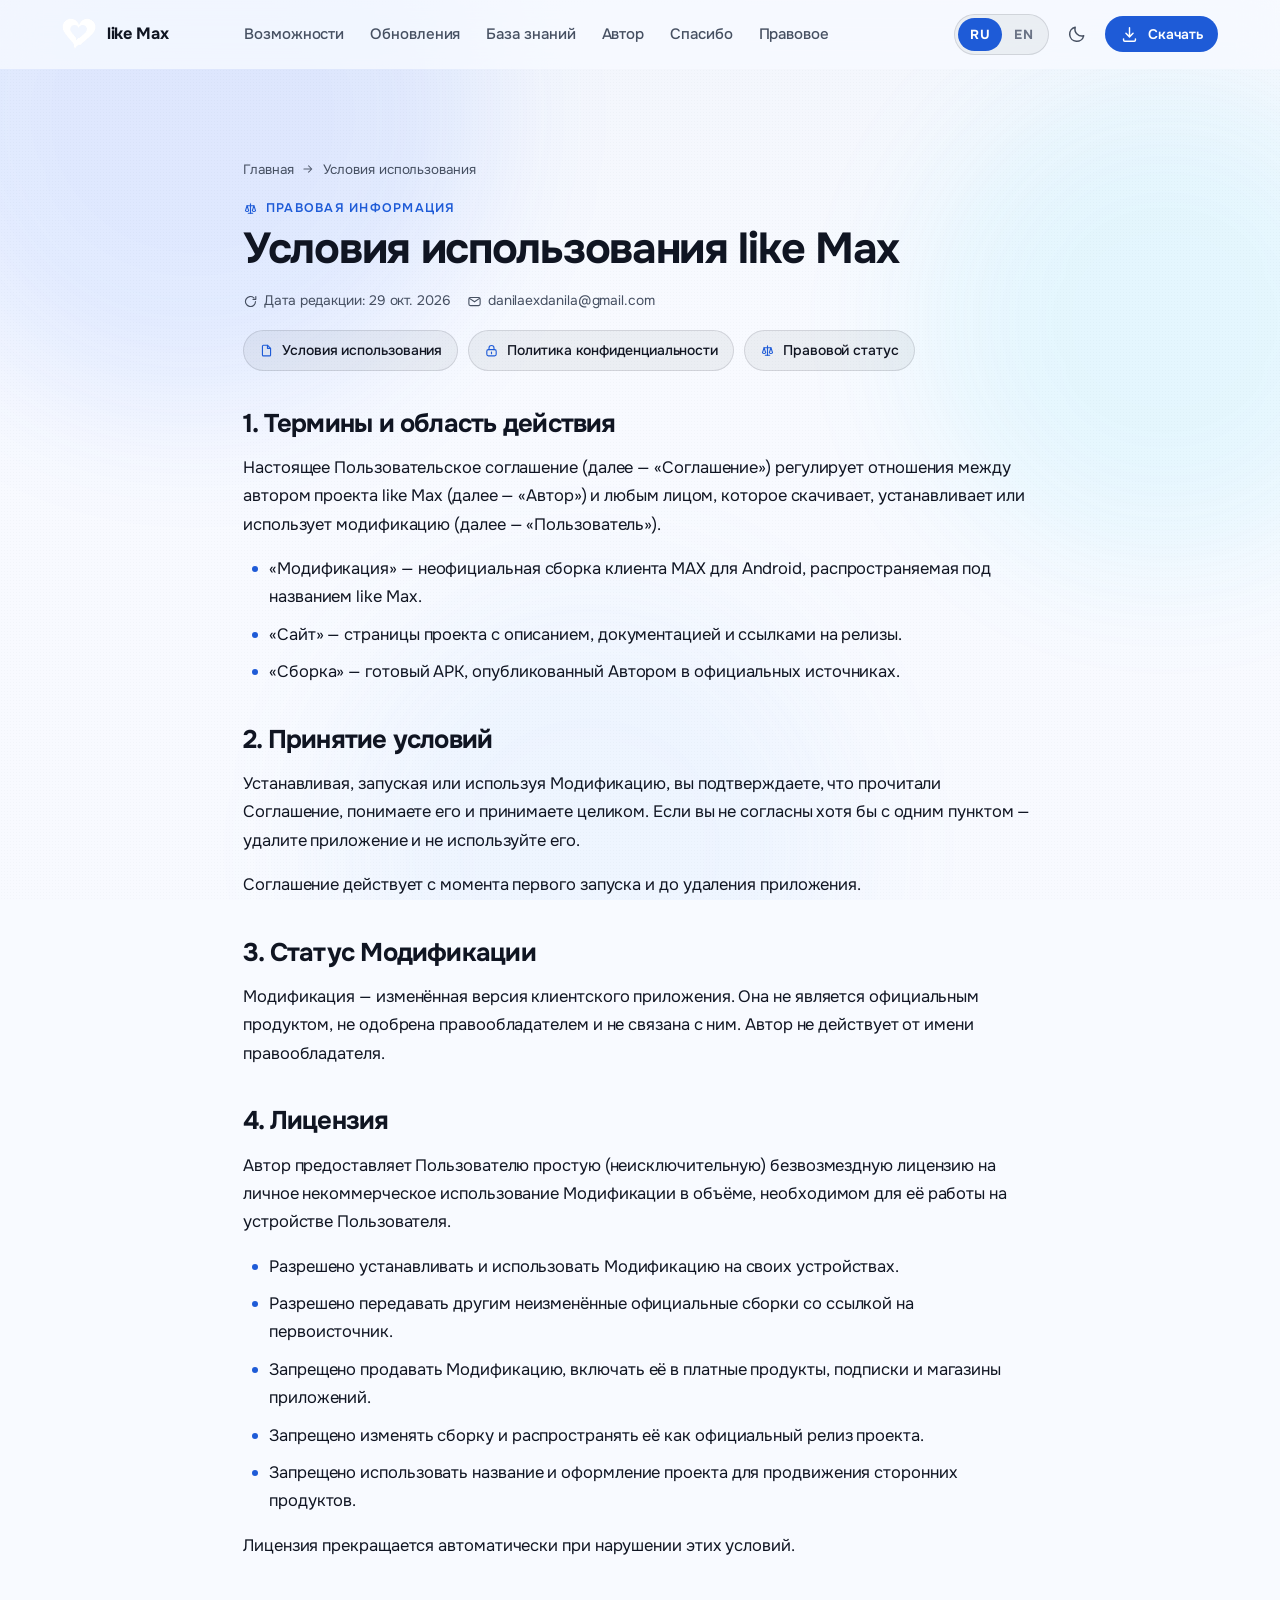
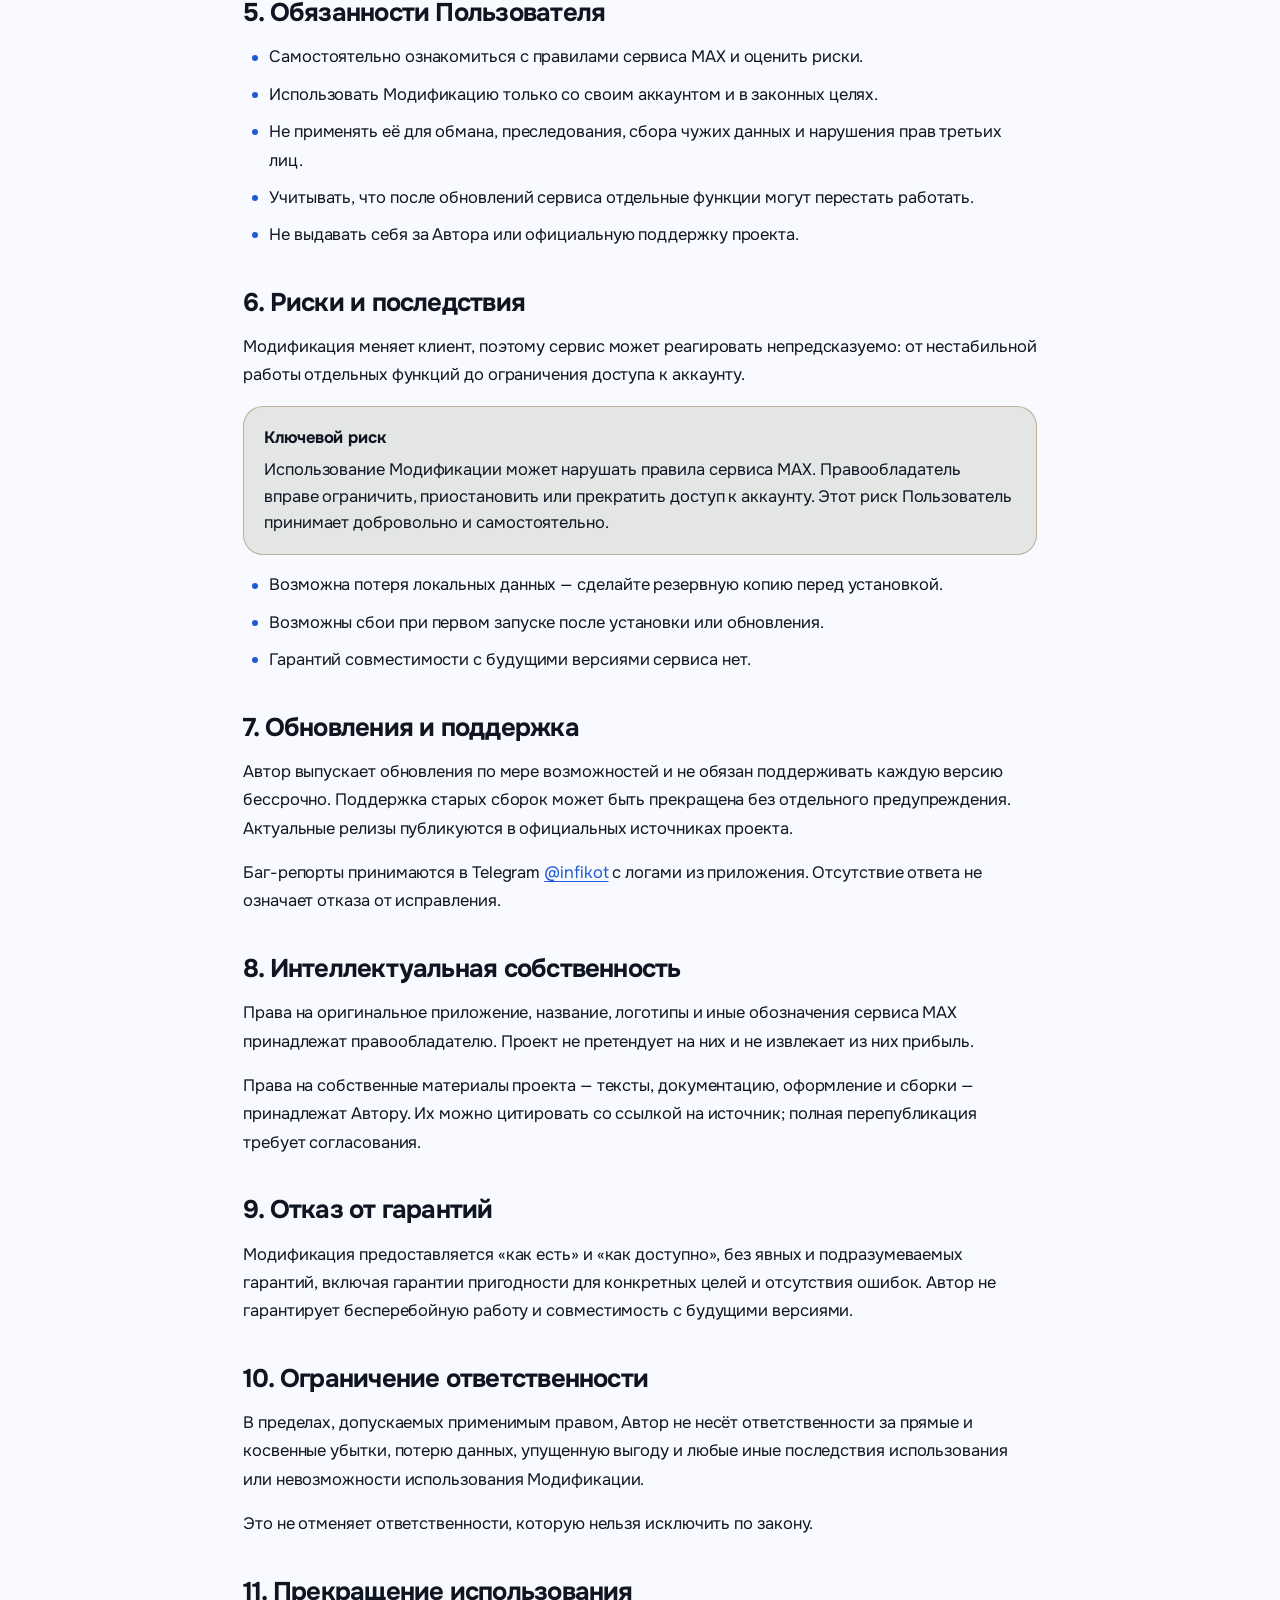
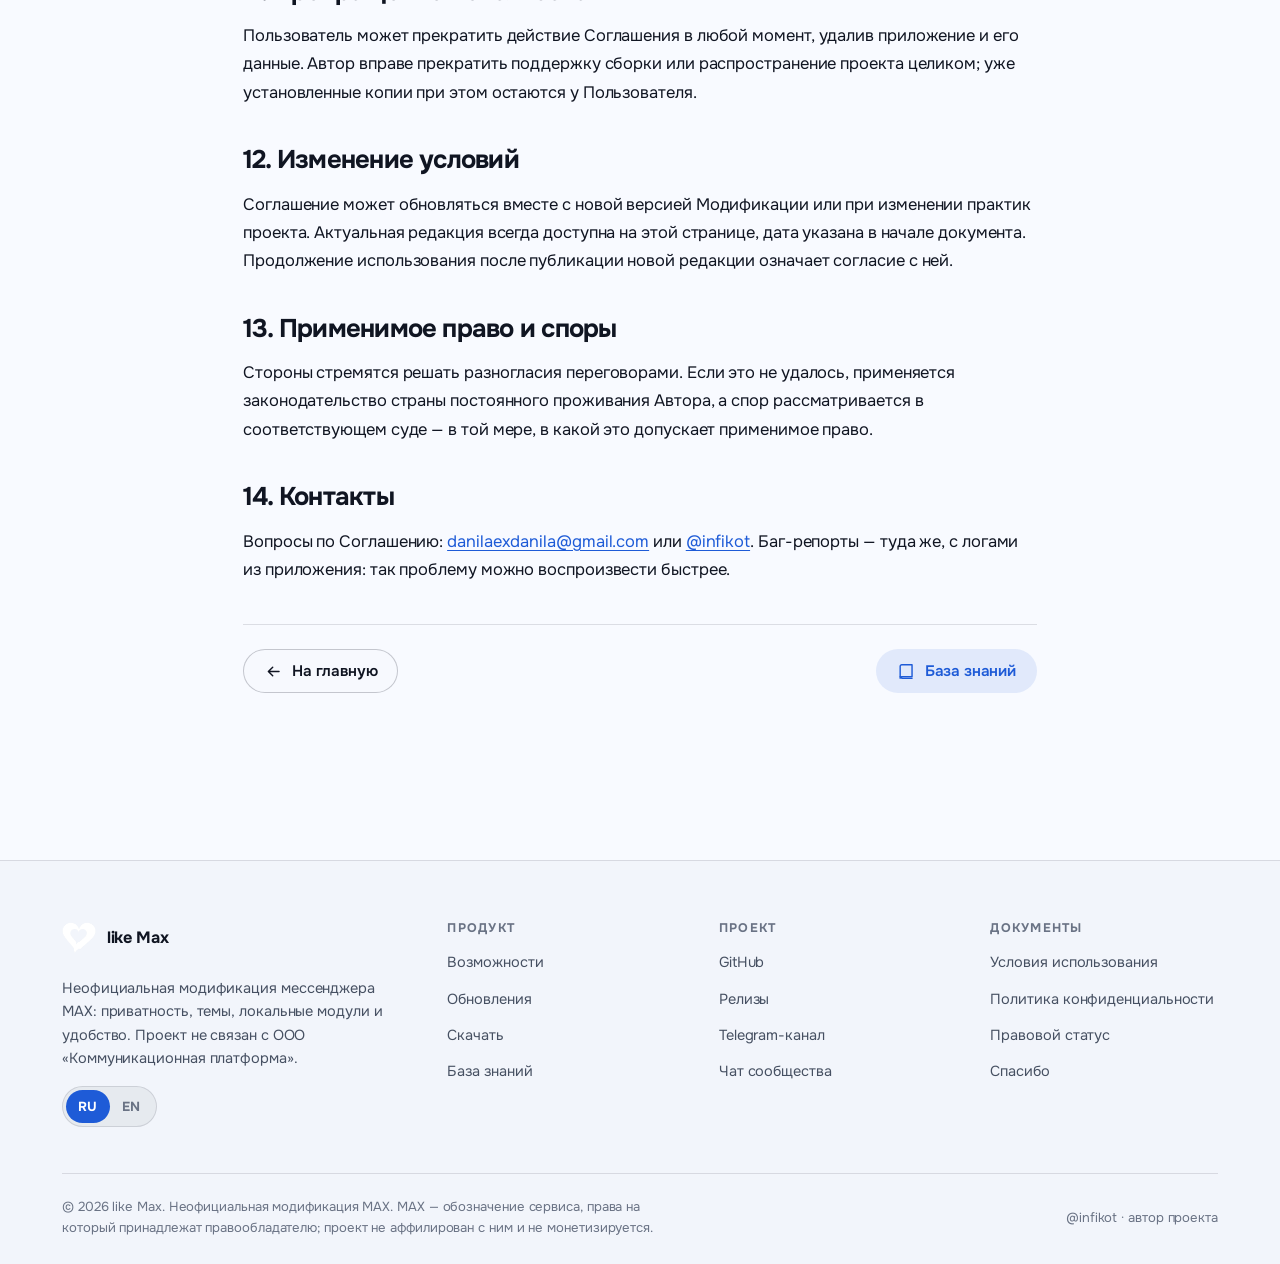
<file: tos.html>
<!DOCTYPE html>
<html lang="ru" data-theme="dark" data-lang="ru" data-base="./" data-page="tos">
<head>
  <meta charset="utf-8">
  <meta name="viewport" content="width=device-width, initial-scale=1">
  <title>Условия использования — like Max</title>
  <meta name="description" content="Условия использования like Max: лицензия, что разрешено и что нельзя, риски ограничения аккаунта, обновления и ответственность.">
  <meta name="theme-color" content="#0f1115">
  <meta name="color-scheme" content="dark light">
  <meta name="author" content="@infikot">
  <meta property="og:type" content="website">
  <meta property="og:site_name" content="like Max">
  <meta property="og:title" content="Условия использования — like Max">
  <meta property="og:description" content="Условия использования like Max: лицензия, что разрешено и что нельзя, риски ограничения аккаунта, обновления и ответственность.">
  <meta property="og:image" content="https://infikot.github.io/like-max/assets/img/icon.webp?v=2">
  <meta property="og:image:type" content="image/webp">
  <meta property="og:image:width" content="432">
  <meta property="og:image:height" content="432">
  <meta property="og:image:alt" content="like Max">
  <meta property="og:url" content="https://infikot.github.io/like-max/tos">
  <meta name="twitter:image" content="https://infikot.github.io/like-max/assets/img/icon.webp?v=2">
  <meta property="og:locale" content="ru_RU">
  <meta name="twitter:card" content="summary">
  <link rel="canonical" href="https://infikot.github.io/like-max/tos">
  <link rel="icon" href="assets/img/icon.webp?v=2" type="image/webp">
  <link rel="apple-touch-icon" href="assets/img/icon.webp?v=2">
  <link rel="preconnect" href="https://fonts.googleapis.com">
  <link rel="preconnect" href="https://fonts.gstatic.com" crossorigin>
  <link rel="stylesheet" href="https://fonts.googleapis.com/css2?family=Onest:wght@400;500;600;700;800&display=swap">
  <link rel="stylesheet" href="assets/css/style.css?v=2">
  <script src="assets/js/boot.js"></script>
</head>
<body>
  <a class="skip" href="#main" data-i18n="a11y.skip">Перейти к содержимому</a>

  <div class="ambient" aria-hidden="true"><span></span><span></span><span></span></div>

  <header class="topbar" id="topbar"></header>

  <main id="main"></main>

  <footer class="footer" id="footer"></footer>

  <button class="to-top" type="button" data-to-top data-i18n-aria="a11y.top" aria-label="Наверх">
    <svg viewBox="0 0 24 24" fill="none" stroke="currentColor" stroke-width="1.9" stroke-linecap="round" stroke-linejoin="round" aria-hidden="true"><path d="M6 14.5l6-6 6 6"/></svg>
  </button>

  <div class="modal" id="downloadModal" role="dialog" aria-modal="true" aria-labelledby="modalTitle">
    <div class="modal__panel">
      <div class="modal__head">
        <span class="notice__icon">
          <svg viewBox="0 0 24 24" fill="none" stroke="currentColor" stroke-width="1.8" stroke-linecap="round" stroke-linejoin="round" aria-hidden="true"><path d="M10.3 3.9L2.6 17.5a2 2 0 001.7 3h15.4a2 2 0 001.7-3L13.7 3.9a2 2 0 00-3.4 0z"/><path d="M12 9.5v4.5M12 17.6v.1"/></svg>
        </span>
        <h2 id="modalTitle" data-i18n="modal.title">Соглашение</h2>
        <button class="icon-btn" type="button" data-modal-close data-i18n-aria="a11y.close" aria-label="Закрыть" style="margin-left:auto">
          <svg viewBox="0 0 24 24" fill="none" stroke="currentColor" stroke-width="1.9" stroke-linecap="round" aria-hidden="true"><path d="M6 6l12 12M18 6L6 18"/></svg>
        </button>
      </div>
      <div class="modal__body" data-modal-body></div>
    </div>
  </div>

  <div class="drawer" id="drawer"></div>

  <div class="toast" id="toast" role="status" aria-live="polite"></div>

  <noscript>
    <div class="wrap" style="padding:24px 0">
      <div class="card notice notice--warn">
        <span class="notice__icon">
          <svg viewBox="0 0 24 24" fill="none" stroke="currentColor" stroke-width="1.8" stroke-linecap="round" aria-hidden="true"><circle cx="12" cy="12" r="8.5"/><path d="M12 11v5.5M12 7.6v.1"/></svg>
        </span>
        <div>
          <h3 data-i18n="a11y.noscriptTitle">Для работы сайта нужен JavaScript</h3>
          <p data-i18n="a11y.noscript">Включите JavaScript, чтобы увидеть возможности, историю версий и скачать модификацию. Релизы всегда доступны напрямую:</p>
          <p><a class="link-pill" href="https://github.com/infikot/like-max/releases">GitHub Releases</a></p>
        </div>
      </div>
    </div>
  </noscript>

  <script src="assets/js/app.js" defer></script>
</body>
</html>
</file>
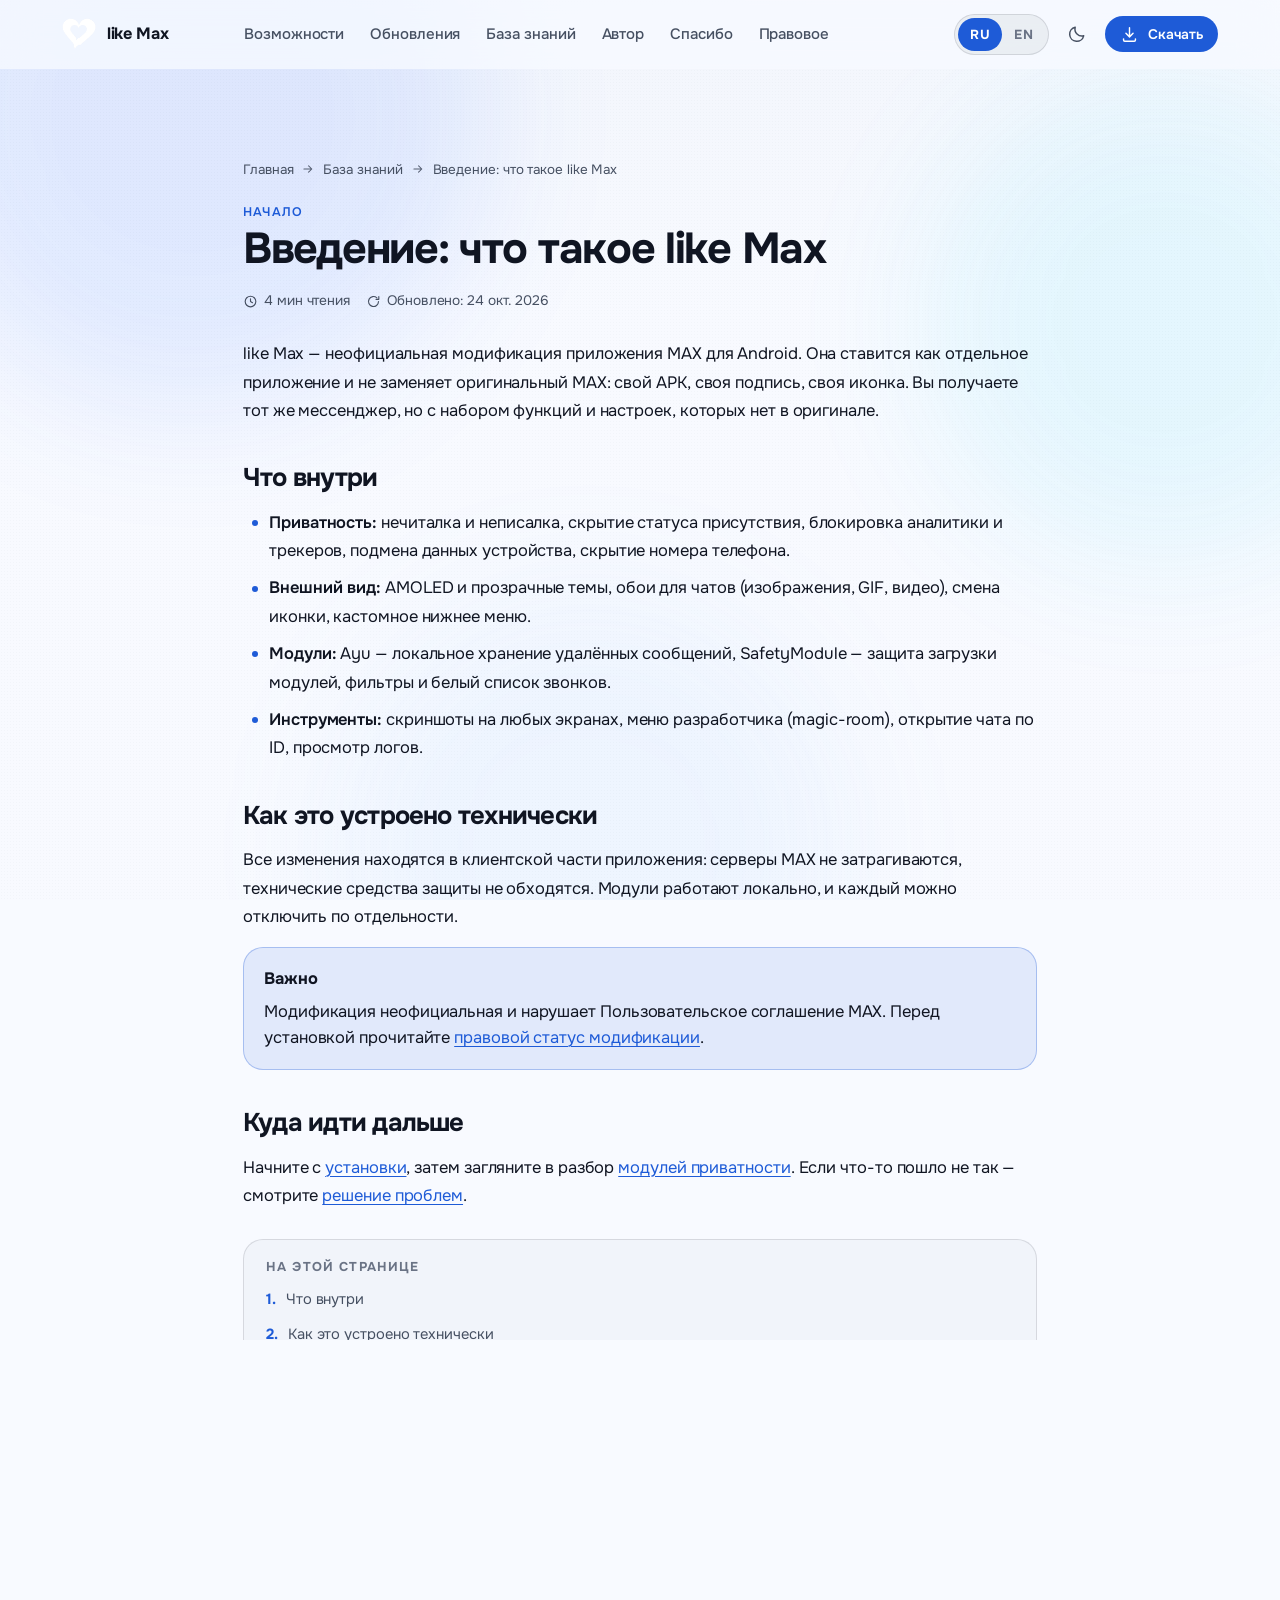
<file: kb/article.html>
<!DOCTYPE html>
<html lang="ru" data-theme="dark" data-lang="ru" data-base="../" data-page="article">
<head>
  <meta charset="utf-8">
  <meta name="viewport" content="width=device-width, initial-scale=1">
  <title>Статья — База знаний like Max</title>
  <meta name="description" content="Подробная инструкция из базы знаний like Max: установка, модули приватности, звонки и внешний вид.">
  <meta name="theme-color" content="#0f1115">
  <meta name="color-scheme" content="dark light">
  <meta name="author" content="@infikot">
  <meta property="og:type" content="website">
  <meta property="og:site_name" content="like Max">
  <meta property="og:title" content="Статья — База знаний like Max">
  <meta property="og:description" content="Подробная инструкция из базы знаний like Max: установка, модули приватности, звонки и внешний вид.">
  <meta property="og:image" content="https://infikot.github.io/like-max/assets/img/icon.webp?v=2">
  <meta property="og:image:type" content="image/webp">
  <meta property="og:image:width" content="432">
  <meta property="og:image:height" content="432">
  <meta property="og:image:alt" content="like Max">
  <meta property="og:url" content="https://infikot.github.io/like-max/kb/article">
  <meta name="twitter:image" content="https://infikot.github.io/like-max/assets/img/icon.webp?v=2">
  <meta property="og:locale" content="ru_RU">
  <meta name="twitter:card" content="summary">
  <link rel="canonical" href="https://infikot.github.io/like-max/kb/article">
  <link rel="icon" href="../assets/img/icon.webp?v=2" type="image/webp">
  <link rel="apple-touch-icon" href="../assets/img/icon.webp?v=2">
  <link rel="preconnect" href="https://fonts.googleapis.com">
  <link rel="preconnect" href="https://fonts.gstatic.com" crossorigin>
  <link rel="stylesheet" href="https://fonts.googleapis.com/css2?family=Onest:wght@400;500;600;700;800&display=swap">
  <link rel="stylesheet" href="../assets/css/style.css?v=2">
  <script src="../assets/js/boot.js"></script>
</head>
<body>
  <a class="skip" href="#main" data-i18n="a11y.skip">Перейти к содержимому</a>

  <div class="ambient" aria-hidden="true"><span></span><span></span><span></span></div>

  <header class="topbar" id="topbar"></header>

  <main id="main"></main>

  <footer class="footer" id="footer"></footer>

  <button class="to-top" type="button" data-to-top data-i18n-aria="a11y.top" aria-label="Наверх">
    <svg viewBox="0 0 24 24" fill="none" stroke="currentColor" stroke-width="1.9" stroke-linecap="round" stroke-linejoin="round" aria-hidden="true"><path d="M6 14.5l6-6 6 6"/></svg>
  </button>

  <div class="modal" id="downloadModal" role="dialog" aria-modal="true" aria-labelledby="modalTitle">
    <div class="modal__panel">
      <div class="modal__head">
        <span class="notice__icon">
          <svg viewBox="0 0 24 24" fill="none" stroke="currentColor" stroke-width="1.8" stroke-linecap="round" stroke-linejoin="round" aria-hidden="true"><path d="M10.3 3.9L2.6 17.5a2 2 0 001.7 3h15.4a2 2 0 001.7-3L13.7 3.9a2 2 0 00-3.4 0z"/><path d="M12 9.5v4.5M12 17.6v.1"/></svg>
        </span>
        <h2 id="modalTitle" data-i18n="modal.title">Соглашение</h2>
        <button class="icon-btn" type="button" data-modal-close data-i18n-aria="a11y.close" aria-label="Закрыть" style="margin-left:auto">
          <svg viewBox="0 0 24 24" fill="none" stroke="currentColor" stroke-width="1.9" stroke-linecap="round" aria-hidden="true"><path d="M6 6l12 12M18 6L6 18"/></svg>
        </button>
      </div>
      <div class="modal__body" data-modal-body></div>
    </div>
  </div>

  <div class="drawer" id="drawer"></div>

  <div class="toast" id="toast" role="status" aria-live="polite"></div>

  <noscript>
    <div class="wrap" style="padding:24px 0">
      <div class="card notice notice--warn">
        <span class="notice__icon">
          <svg viewBox="0 0 24 24" fill="none" stroke="currentColor" stroke-width="1.8" stroke-linecap="round" aria-hidden="true"><circle cx="12" cy="12" r="8.5"/><path d="M12 11v5.5M12 7.6v.1"/></svg>
        </span>
        <div>
          <h3 data-i18n="a11y.noscriptTitle">Для работы сайта нужен JavaScript</h3>
          <p data-i18n="a11y.noscript">Включите JavaScript, чтобы увидеть возможности, историю версий и скачать модификацию. Релизы всегда доступны напрямую:</p>
          <p><a class="link-pill" href="https://github.com/infikot/like-max/releases">GitHub Releases</a></p>
        </div>
      </div>
    </div>
  </noscript>

  <script src="../assets/js/app.js" defer></script>
</body>
</html>
</file>
<file: assets/css/style.css>
/* ==========================================================================
   like Max — design system
   Material-You flavoured token system (dark default / light optional)
   ========================================================================== */

/* ---------- tokens ---------- */
:root {
  color-scheme: dark;

  /* surfaces */
  --bg: #0f1115;
  --bg-elev: #14161b;
  --surface: #191c22;
  --surface-1: #1e2229;
  --surface-2: #242831;
  --surface-3: #2b3039;
  --surface-4: #333944;
  --outline: rgba(160, 180, 210, .12);
  --outline-strong: rgba(160, 190, 230, .22);
  --overlay: rgba(160, 190, 230, .06);
  --overlay-2: rgba(160, 190, 230, .11);

  /* text */
  --text: #f5f8ff;
  --text-2: #c3ccda;
  --text-3: #8d97a8;
  --text-inv: #0b1020;

  /* brand */
  --primary: #5ea8ff;
  --primary-dim: #3f83e6;
  --on-primary: #04102b;
  --primary-c: #12305e;
  --primary-c2: #1b4c93;
  --primary-soft: rgba(64, 140, 255, .16);
  --secondary: #a9bfd9;
  --on-secondary: #0d1a2b;
  --secondary-c: #27384f;
  --tertiary: #24d3ee;
  --on-tertiary: #03222a;
  --tertiary-c: #0d4753;

  /* states */
  --ok: #a6e9b8;
  --ok-c: #1d4a2c;
  --warn: #f7d486;
  --warn-c: #4d3a09;
  --err: #f2b8b5;
  --on-err: #601410;
  --err-c: #8c1d18;

  /* radii */
  --r-xs: 10px;
  --r-sm: 14px;
  --r-md: 20px;
  --r-lg: 28px;
  --r-xl: 36px;
  --r-full: 999px;

  /* elevation */
  --sh-1: 0 1px 2px rgba(0, 0, 0, .32), 0 1px 3px 1px rgba(0, 0, 0, .16);
  --sh-2: 0 2px 6px 2px rgba(0, 0, 0, .18), 0 1px 2px rgba(0, 0, 0, .34);
  --sh-3: 0 8px 28px 4px rgba(0, 0, 0, .28), 0 2px 6px rgba(0, 0, 0, .34);
  --sh-glow: 0 18px 60px -20px rgba(44, 107, 255, .55);

  /* motion */
  --spring: cubic-bezier(.2, 0, 0, 1);
  --emph: cubic-bezier(.05, .7, .1, 1);
  --fast: 140ms;
  --med: 260ms;
  --slow: 520ms;

  /* layout */
  --page: 1220px;
  --gutter: clamp(16px, 4vw, 32px);
  --header-h: 68px;
  --glow-p: rgba(44, 107, 255, .38);
  --glow-t: rgba(36, 211, 238, .22);
  --glow-g: rgba(94, 168, 255, .14);

  --font: "Onest", ui-sans-serif, system-ui, -apple-system, "Segoe UI", Roboto, "Helvetica Neue", Arial, sans-serif;
  --mono: ui-monospace, SFMono-Regular, "SF Mono", Menlo, Consolas, monospace;
}

:root[data-theme="light"] {
  color-scheme: light;
  --bg: #f8faff;
  --bg-elev: #f1f4fb;
  --surface: #f6f8fe;
  --surface-1: #eff3fa;
  --surface-2: #e9eef7;
  --surface-3: #e2e8f2;
  --surface-4: #dae1ee;
  --outline: rgba(16, 21, 34, .12);
  --outline-strong: rgba(16, 21, 34, .22);
  --overlay: rgba(16, 21, 34, .05);
  --overlay-2: rgba(16, 21, 34, .09);

  --text: #101522;
  --text-2: #465062;
  --text-3: #6a7385;
  --text-inv: #f8faff;

  --primary: #1e5bd7;
  --primary-dim: #2c6bff;
  --on-primary: #ffffff;
  --primary-c: #dce8ff;
  --primary-c2: #c3d8ff;
  --primary-soft: rgba(30, 91, 215, .10);
  --secondary: #4c5b74;
  --on-secondary: #ffffff;
  --secondary-c: #e3eaf6;
  --tertiary: #0e7c95;
  --on-tertiary: #ffffff;
  --tertiary-c: #d6f3f9;

  --ok: #1d4a2c;
  --ok-c: #c8ecd1;
  --warn: #6b4d00;
  --warn-c: #fbecc2;
  --err: #8c1d18;
  --on-err: #ffffff;
  --err-c: #ffdad6;

  --sh-1: 0 1px 2px rgba(0, 0, 0, .10), 0 1px 3px 1px rgba(0, 0, 0, .06);
  --sh-2: 0 2px 8px 2px rgba(0, 0, 0, .07), 0 1px 3px rgba(0, 0, 0, .10);
  --sh-3: 0 12px 34px 4px rgba(20, 60, 130, .12), 0 2px 8px rgba(0, 0, 0, .08);
  --sh-glow: 0 18px 60px -22px rgba(44, 107, 255, .40);
  --glow-p: rgba(44, 107, 255, .20);
  --glow-t: rgba(36, 211, 238, .16);
  --glow-g: rgba(120, 180, 255, .14);
}

/* ---------- reset ---------- */
*,
*::before,
*::after { box-sizing: border-box; }

html {
  -webkit-text-size-adjust: 100%;
  scroll-behavior: smooth;
  scroll-padding-top: calc(var(--header-h) + 20px);
}

body {
  margin: 0;
  min-height: 100dvh;
  background: var(--bg);
  color: var(--text);
  font-family: var(--font);
  font-size: clamp(15px, 1.05vw + 12px, 16.5px);
  line-height: 1.6;
  font-weight: 400;
  letter-spacing: -.005em;
  -webkit-font-smoothing: antialiased;
  text-rendering: optimizeLegibility;
  overflow-x: hidden;
}

img, svg, video { display: block; max-width: 100%; }
img { height: auto; }

a { color: inherit; text-decoration: none; }

h1, h2, h3, h4 {
  margin: 0;
  line-height: 1.15;
  letter-spacing: -.03em;
  font-weight: 700;
  text-wrap: balance;
}

p { margin: 0; }
ul, ol { margin: 0; padding: 0; }

button, input, select, textarea {
  font: inherit;
  color: inherit;
}

button {
  background: none;
  border: 0;
  cursor: pointer;
}

:focus-visible {
  outline: 2px solid var(--primary);
  outline-offset: 3px;
  border-radius: 6px;
}

::selection {
  background: var(--primary);
  color: var(--on-primary);
}

@media (prefers-reduced-motion: reduce) {
  html { scroll-behavior: auto; }
  *, *::before, *::after {
    animation-duration: .001ms !important;
    animation-iteration-count: 1 !important;
    transition-duration: .001ms !important;
  }
}

/* ---------- ambient background ---------- */
.ambient {
  position: fixed;
  inset: 0;
  z-index: -1;
  overflow: hidden;
  pointer-events: none;
  background:
    radial-gradient(120% 80% at 50% -20%, color-mix(in srgb, var(--surface-2) 60%, transparent), transparent 70%),
    var(--bg);
}

.ambient span {
  position: absolute;
  display: block;
  border-radius: 50%;
  filter: blur(70px);
  opacity: .55;
  will-change: transform;
}

.ambient span:nth-child(1) {
  width: 46vw; height: 46vw; min-width: 320px; min-height: 320px;
  top: -14vw; left: -8vw;
  background: var(--glow-p);
  animation: drift-a 26s var(--emph) infinite alternate;
}
.ambient span:nth-child(2) {
  width: 38vw; height: 38vw; min-width: 280px; min-height: 280px;
  top: 6vw; right: -10vw;
  background: var(--glow-t);
  animation: drift-b 32s var(--emph) infinite alternate;
}
.ambient span:nth-child(3) {
  width: 40vw; height: 40vw; min-width: 260px; min-height: 260px;
  bottom: -16vw; left: 26vw;
  background: var(--glow-g);
  animation: drift-c 38s var(--emph) infinite alternate;
}

.ambient::after {
  content: "";
  position: absolute; inset: 0;
  background-image: radial-gradient(currentColor 1px, transparent 0);
  background-size: 3px 3px;
  color: var(--text);
  opacity: .025;
}

@keyframes drift-a { to { transform: translate3d(6vw, 4vw, 0) scale(1.12); } }
@keyframes drift-b { to { transform: translate3d(-7vw, 6vw, 0) scale(.9); } }
@keyframes drift-c { to { transform: translate3d(4vw, -5vw, 0) scale(1.08); } }

/* ---------- layout ---------- */
.wrap {
  width: 100%;
  max-width: var(--page);
  margin-inline: auto;
  padding-inline: var(--gutter);
}

.section { padding-block: clamp(44px, 7vw, 92px); }
.section--tight { padding-block: clamp(28px, 4vw, 52px); }

.skip {
  position: absolute;
  left: 16px; top: -80px;
  z-index: 100;
  padding: 12px 18px;
  border-radius: var(--r-full);
  background: var(--primary);
  color: var(--on-primary);
  font-weight: 600;
  transition: top var(--med) var(--spring);
}
.skip:focus { top: 14px; }

/* ---------- typography helpers ---------- */
.eyebrow {
  display: inline-flex;
  align-items: center;
  gap: 8px;
  font-size: .78rem;
  font-weight: 600;
  letter-spacing: .10em;
  text-transform: uppercase;
  color: var(--primary);
}
.eyebrow svg { width: 15px; height: 15px; flex: none; }

.section-head {
  display: flex;
  flex-wrap: wrap;
  align-items: end;
  justify-content: space-between;
  gap: 18px;
  margin-bottom: clamp(22px, 3vw, 36px);
}
.section-head h2 {
  font-size: clamp(1.6rem, 3.4vw, 2.5rem);
}
.section-head p {
  color: var(--text-2);
  max-width: 62ch;
  margin-top: 10px;
}

.muted { color: var(--text-2); }
.dim { color: var(--text-3); }
.small { font-size: .875rem; }
.mono { font-family: var(--mono); letter-spacing: -.01em; }

/* ---------- header ---------- */
.topbar {
  position: sticky;
  top: 0;
  z-index: 60;
  background: color-mix(in srgb, var(--bg) 78%, transparent);
  backdrop-filter: blur(18px) saturate(140%);
  -webkit-backdrop-filter: blur(18px) saturate(140%);
  border-bottom: 1px solid transparent;
  transition: border-color var(--med) var(--spring), background var(--med) var(--spring);
}
.topbar[data-stuck] { border-bottom-color: var(--outline); }

.topbar__inner {
  display: flex;
  align-items: center;
  gap: 14px;
  min-height: var(--header-h);
}

.brand {
  display: inline-flex;
  align-items: center;
  gap: 11px;
  font-weight: 700;
  letter-spacing: -.02em;
  white-space: nowrap;
}
.brand img {
  width: 34px; height: 34px;
}
.brand b { font-size: 1.02rem; font-weight: 700; }
.brand:hover img { transform: rotate(-4deg) scale(1.05); }
.brand img { transition: transform var(--med) var(--spring); }

.nav {
  display: flex;
  align-items: center;
  gap: 2px;
  margin-inline: auto;
}
.nav a {
  position: relative;
  padding: 9px 12px;
  border-radius: var(--r-full);
  color: var(--text-2);
  font-size: .94rem;
  font-weight: 500;
  transition: color var(--fast) var(--spring), background var(--fast) var(--spring);
}
.nav a:hover { color: var(--text); background: var(--overlay); }
.nav a[aria-current="page"] { color: var(--primary); background: var(--primary-soft); }

.topbar__actions {
  display: flex;
  align-items: center;
  gap: 8px;
  margin-left: auto;
}

/* ---------- buttons ---------- */
.btn {
  --btn-h: 44px;
  display: inline-flex;
  align-items: center;
  justify-content: center;
  gap: 9px;
  min-height: var(--btn-h);
  padding: 0 20px;
  border-radius: var(--r-full);
  font-size: .95rem;
  font-weight: 600;
  letter-spacing: -.01em;
  white-space: nowrap;
  cursor: pointer;
  border: 1px solid transparent;
  transition: transform var(--fast) var(--spring), background var(--fast) var(--spring),
              box-shadow var(--fast) var(--spring), border-color var(--fast) var(--spring),
              color var(--fast) var(--spring), opacity var(--fast) var(--spring);
}
.btn svg { width: 19px; height: 19px; flex: none; }
.btn:hover { transform: translateY(-1px); }
.btn:active { transform: translateY(0) scale(.985); }
.btn:disabled { opacity: .5; pointer-events: none; }

.btn--filled {
  background: var(--primary);
  color: var(--on-primary);
  box-shadow: var(--sh-glow);
}
.btn--filled:hover { background: var(--primary-dim); }

.btn--tonal {
  background: var(--primary-soft);
  color: var(--primary);
}
.btn--tonal:hover { background: color-mix(in srgb, var(--primary) 22%, transparent); }

.btn--outline {
  border-color: var(--outline-strong);
  color: var(--text);
  background: color-mix(in srgb, var(--surface) 55%, transparent);
}
.btn--outline:hover { background: var(--overlay-2); border-color: var(--primary); }

.btn--text { color: var(--text-2); padding-inline: 12px; }
.btn--text:hover { color: var(--primary); background: var(--overlay); }

.btn--sm { --btn-h: 36px; padding-inline: 14px; font-size: .87rem; }
.btn--icon { width: 40px; min-height: 40px; padding: 0; border-radius: var(--r-full); }
.btn--icon svg { width: 20px; height: 20px; }
.btn--block { width: 100%; }

.icon-btn {
  display: inline-grid;
  place-items: center;
  width: 40px; height: 40px;
  border-radius: var(--r-full);
  color: var(--text-2);
  transition: background var(--fast) var(--spring), color var(--fast) var(--spring), transform var(--fast) var(--spring);
}
.icon-btn:hover { background: var(--overlay); color: var(--text); }
.icon-btn svg { width: 20px; height: 20px; }

/* ---------- chips ---------- */
.chips { display: flex; flex-wrap: wrap; gap: 8px; }

.chip {
  display: inline-flex;
  align-items: center;
  gap: 7px;
  padding: 7px 14px;
  border-radius: var(--r-full);
  border: 1px solid var(--outline);
  background: color-mix(in srgb, var(--surface-1) 70%, transparent);
  font-size: .855rem;
  font-weight: 500;
  color: var(--text-2);
  white-space: nowrap;
}
.chip b { color: var(--text); font-weight: 600; }
.chip svg { width: 15px; height: 15px; color: var(--primary); }
.chip--accent {
  border-color: transparent;
  background: var(--primary-soft);
  color: var(--primary);
}
.chip--accent b { color: inherit; }

/* ---------- cards ---------- */
.card {
  position: relative;
  border-radius: var(--r-lg);
  border: 1px solid var(--outline);
  background:
    linear-gradient(180deg, color-mix(in srgb, var(--surface-1) 92%, transparent), color-mix(in srgb, var(--surface) 92%, transparent));
  box-shadow: var(--sh-1);
  padding: clamp(20px, 2.6vw, 30px);
}

.card--glow::before {
  content: "";
  position: absolute; inset: -1px;
  border-radius: inherit;
  padding: 1px;
  background: linear-gradient(135deg, color-mix(in srgb, var(--primary) 55%, transparent), transparent 45%, color-mix(in srgb, var(--tertiary) 40%, transparent));
  -webkit-mask: linear-gradient(#000 0 0) content-box, linear-gradient(#000 0 0);
  mask: linear-gradient(#000 0 0) content-box, linear-gradient(#000 0 0);
  -webkit-mask-composite: xor;
  mask-composite: exclude;
  pointer-events: none;
}

/* ---------- hero ---------- */
.hero {
  position: relative;
  padding-block: clamp(38px, 6vw, 76px) clamp(30px, 5vw, 64px);
}

.hero__grid {
  display: grid;
  grid-template-columns: minmax(0, 1.15fr) minmax(0, .85fr);
  gap: clamp(28px, 5vw, 62px);
  align-items: center;
}

.hero h1 {
  font-size: clamp(2.15rem, 6.2vw, 3.9rem);
  font-weight: 800;
  letter-spacing: -.045em;
  margin-block: 18px 0;
}
.hero h1 em {
  font-style: normal;
  background: linear-gradient(96deg, var(--primary), var(--tertiary) 62%, var(--primary-dim));
  -webkit-background-clip: text;
  background-clip: text;
  color: transparent;
}
.hero__lead {
  margin-top: 18px;
  max-width: 56ch;
  color: var(--text-2);
  font-size: clamp(1rem, 1.4vw, 1.1rem);
}
.hero__cta {
  display: flex;
  flex-wrap: wrap;
  gap: 12px;
  margin-top: 28px;
}
.hero__meta { margin-top: 26px; }

.hero__aside {
  position: relative;
  display: grid;
  place-items: center;
  min-height: 300px;
}

.app-card {
  position: relative;
  width: min(330px, 100%);
  border-radius: var(--r-xl);
  border: 1px solid var(--outline);
  background: linear-gradient(165deg, color-mix(in srgb, var(--surface-2) 94%, transparent), color-mix(in srgb, var(--surface) 96%, transparent));
  box-shadow: var(--sh-3), var(--sh-glow);
  padding: 26px;
  text-align: center;
  animation: float 9s var(--emph) infinite alternate;
}
.app-card img {
  width: 92px; height: 92px;
  margin: 0 auto 16px;
}
.app-card h2 { font-size: 1.35rem; }
.app-card .app-card__by { color: var(--text-3); font-size: .9rem; margin-top: 4px; }
.app-card .app-card__ver {
  display: inline-flex; align-items: center; gap: 8px;
  margin-top: 16px;
  padding: 8px 16px;
  border-radius: var(--r-full);
  background: var(--overlay);
  font-weight: 600;
  font-size: .9rem;
}
.app-card .dot {
  width: 8px; height: 8px; border-radius: 50%;
  background: var(--ok);
  box-shadow: 0 0 0 4px color-mix(in srgb, var(--ok) 22%, transparent);
}
.app-card__rows {
  margin-top: 20px;
  display: grid;
  gap: 1px;
  border-radius: var(--r-md);
  overflow: hidden;
  border: 1px solid var(--outline);
}
.app-card__rows div {
  display: flex;
  justify-content: space-between;
  gap: 10px;
  padding: 11px 14px;
  background: var(--overlay);
  font-size: .875rem;
}
.app-card__rows span { color: var(--text-3); }
.app-card__rows b { font-weight: 600; }

@keyframes float {
  to { transform: translateY(-12px); }
}

/* ---------- stats strip ---------- */
.stats {
  display: grid;
  grid-template-columns: repeat(4, minmax(0, 1fr));
  gap: 1px;
  border: 1px solid var(--outline);
  border-radius: var(--r-lg);
  overflow: hidden;
  background: var(--outline);
}
.stats > div {
  padding: 20px clamp(14px, 2vw, 24px);
  background: color-mix(in srgb, var(--surface-1) 92%, transparent);
}
.stats dt {
  font-size: .78rem;
  letter-spacing: .06em;
  text-transform: uppercase;
  color: var(--text-3);
  font-weight: 600;
}
.stats dd {
  margin: 8px 0 0;
  font-size: clamp(1.05rem, 1.8vw, 1.35rem);
  font-weight: 700;
  letter-spacing: -.02em;
}

/* ---------- notices ---------- */
.notice {
  display: flex;
  gap: 16px;
  padding: clamp(18px, 2.4vw, 24px);
  border-radius: var(--r-lg);
  border: 1px solid var(--outline);
  background: color-mix(in srgb, var(--surface-1) 88%, transparent);
}
.notice__icon {
  flex: none;
  display: grid;
  place-items: center;
  width: 42px; height: 42px;
  border-radius: 14px;
  background: var(--overlay-2);
  color: var(--primary);
}
.notice__icon svg { width: 22px; height: 22px; }
.notice h3 { font-size: 1.05rem; }
.notice p { color: var(--text-2); margin-top: 6px; }
.notice--warn { border-color: color-mix(in srgb, var(--warn) 32%, transparent); }
.notice--warn .notice__icon { background: color-mix(in srgb, var(--warn) 16%, transparent); color: var(--warn); }
.notice--info .notice__icon { background: var(--primary-soft); }

.notice__links { display: flex; flex-wrap: wrap; gap: 8px; margin-top: 14px; }

.link-pill {
  display: inline-flex;
  align-items: center;
  gap: 8px;
  padding: 8px 15px;
  border-radius: var(--r-full);
  border: 1px solid var(--outline);
  background: var(--overlay);
  font-size: .875rem;
  font-weight: 500;
  color: var(--text);
  transition: background var(--fast) var(--spring), border-color var(--fast) var(--spring), transform var(--fast) var(--spring);
}
.link-pill:hover { background: var(--overlay-2); border-color: var(--primary); transform: translateY(-1px); }
.link-pill svg { width: 15px; height: 15px; color: var(--primary); }

.badge {
  display: inline-block;
  padding: 3px 9px;
  border-radius: var(--r-full);
  background: var(--err-c);
  color: var(--err);
  font-size: .7rem;
  font-weight: 800;
  letter-spacing: .08em;
  text-transform: uppercase;
  vertical-align: middle;
}
.badge--ok { background: var(--ok-c); color: var(--ok); }
.badge--new { background: var(--primary-soft); color: var(--primary); }

/* ---------- features ---------- */
.subhead {
  font-size: clamp(1.1rem, 2vw, 1.35rem);
  font-weight: 700;
  letter-spacing: -.01em;
}

.feature-grid {
  display: grid;
  grid-template-columns: repeat(auto-fill, minmax(272px, 1fr));
  gap: 16px;
}
.feature-grid--key { grid-template-columns: repeat(auto-fill, minmax(330px, 1fr)); }

.feature {
  position: relative;
  display: flex;
  flex-direction: column;
  gap: 12px;
  padding: 22px;
  border-radius: var(--r-md);
  border: 1px solid var(--outline);
  background: color-mix(in srgb, var(--surface-1) 88%, transparent);
  transition: transform var(--med) var(--spring), border-color var(--med) var(--spring), background var(--med) var(--spring), box-shadow var(--med) var(--spring);
}
.feature:hover {
  transform: translateY(-3px);
  border-color: color-mix(in srgb, var(--primary) 42%, transparent);
  box-shadow: var(--sh-2);
}

/* key features: icon on the left, text on the right */
.feature--key {
  flex-direction: row;
  align-items: flex-start;
  gap: 16px;
  background:
    radial-gradient(120% 120% at 0% 0%, var(--primary-soft), transparent 60%),
    color-mix(in srgb, var(--surface-1) 92%, transparent);
  border-color: color-mix(in srgb, var(--primary) 18%, var(--outline));
}
.feature--key h3 { margin-bottom: 6px; }
.feature--key p { max-width: 46ch; }

.feature__icon {
  display: grid;
  place-items: center;
  flex: none;
  width: 44px; height: 44px;
  border-radius: 14px;
  background: var(--primary-soft);
  color: var(--primary);
}
.feature__icon svg { width: 22px; height: 22px; }
.feature h3 { font-size: 1.03rem; }
.feature p { color: var(--text-2); font-size: .915rem; }

.feature__tag {
  margin-top: auto;
  align-self: flex-start;
  font-size: .75rem;
  font-weight: 600;
  color: var(--text-3);
  letter-spacing: .04em;
  text-transform: uppercase;
}

/* "and much more" list */
.more-card { padding: clamp(22px, 2.6vw, 30px); }
.more-card__head {
  display: flex;
  align-items: flex-start;
  gap: 16px;
}
.more-card__head h3 { font-size: 1.08rem; margin-bottom: 4px; }
.more-card__head p { color: var(--text-2); font-size: .9rem; max-width: 62ch; }

.more-list {
  display: grid;
  grid-template-columns: repeat(auto-fill, minmax(300px, 1fr));
  gap: 10px 26px;
  margin-top: 22px;
  padding-top: 20px;
  border-top: 1px solid var(--outline);
}
.more-list li {
  display: flex;
  align-items: flex-start;
  gap: 10px;
  font-size: .9rem;
  color: var(--text-2);
  line-height: 1.5;
}
.more-list svg { width: 15px; height: 15px; flex: none; margin-top: 3px; color: var(--primary); }

/* ---------- timeline / updates ---------- */
.updates { display: grid; gap: 14px; }

.release {
  border-radius: var(--r-lg);
  border: 1px solid var(--outline);
  background: color-mix(in srgb, var(--surface-1) 88%, transparent);
  overflow: hidden;
  transition: border-color var(--med) var(--spring);
}
.release:hover { border-color: var(--outline-strong); }
.release[open] { border-color: color-mix(in srgb, var(--primary) 38%, transparent); }

.release > summary {
  display: flex;
  align-items: center;
  flex-wrap: wrap;
  gap: 10px 14px;
  padding: 18px clamp(18px, 2.4vw, 26px);
  cursor: pointer;
  list-style: none;
}
.release > summary::-webkit-details-marker { display: none; }
.release > summary::after {
  content: "";
  flex: none;
  width: 10px; height: 10px;
  margin-left: auto;
  border-right: 2px solid var(--text-3);
  border-bottom: 2px solid var(--text-3);
  transform: rotate(45deg) translateY(-2px);
  transition: transform var(--med) var(--spring);
}
.release[open] > summary::after { transform: rotate(-135deg) translateY(-2px); border-color: var(--primary); }

.release__ver {
  font-family: var(--mono);
  font-weight: 700;
  font-size: 1.02rem;
  letter-spacing: -.02em;
}
.release__meta {
  display: flex;
  flex-wrap: wrap;
  align-items: center;
  gap: 4px 16px;
  color: var(--text-3);
  font-size: .84rem;
}
.release__meta span {
  display: inline-flex;
  align-items: center;
  gap: 7px;
  white-space: nowrap;
}
.release__meta svg { width: 15px; height: 15px; flex: none; opacity: .8; }
.release__body { padding: 0 clamp(18px, 2.4vw, 26px) 22px; }
.release__body ul, .release__body ol { display: grid; gap: 9px; list-style: none; }
.release__body li {
  position: relative;
  padding-left: 24px;
  color: var(--text-2);
  font-size: .93rem;
}
.release__body li::before {
  content: "";
  position: absolute;
  left: 6px; top: .68em;
  width: 6px; height: 6px;
  border-radius: 50%;
  background: var(--primary);
  opacity: .8;
}
.release__kind {
  flex: none;
  padding: 4px 10px;
  border-radius: var(--r-full);
  font-size: .74rem;
  font-weight: 700;
  letter-spacing: .05em;
  text-transform: uppercase;
  background: var(--overlay-2);
  color: var(--text-2);
}
.release__kind--major { background: var(--primary-soft); color: var(--primary); }
.release__kind--hotfix { background: color-mix(in srgb, var(--warn) 18%, transparent); color: var(--warn); }

.clean-list { display: grid; gap: 9px; list-style: none; }
.clean-list li {
  position: relative;
  padding-left: 24px;
  color: var(--text-2);
  font-size: .93rem;
}
.clean-list li::before {
  content: "";
  position: absolute;
  left: 6px; top: .68em;
  width: 6px; height: 6px;
  border-radius: 50%;
  background: var(--primary);
  opacity: .8;
}

/* ---------- knowledge base ---------- */
.kb-search {
  position: relative;
  display: flex;
  align-items: center;
  gap: 12px;
  padding: 6px 8px 6px 20px;
  border-radius: var(--r-full);
  border: 1px solid var(--outline);
  background: color-mix(in srgb, var(--surface-1) 92%, transparent);
  box-shadow: var(--sh-1);
  transition: border-color var(--fast) var(--spring);
}
.kb-search:focus-within { border-color: var(--primary); }
.kb-search svg { width: 20px; height: 20px; color: var(--text-3); flex: none; }
.kb-search input {
  flex: 1;
  min-width: 0;
  border: 0;
  background: none;
  padding: 15px 0;
  font-size: 1rem;
  outline: none;
}
.kb-search input::placeholder { color: var(--text-3); }

.kb-cats { display: grid; gap: 26px; }

.kb-cat h3 {
  font-size: .82rem;
  letter-spacing: .10em;
  text-transform: uppercase;
  color: var(--text-3);
  font-weight: 700;
  margin-bottom: 12px;
}

.kb-list { display: grid; grid-template-columns: repeat(auto-fill, minmax(300px, 1fr)); gap: 12px; }

.kb-card {
  display: flex;
  flex-direction: column;
  gap: 8px;
  padding: 20px;
  border-radius: var(--r-md);
  border: 1px solid var(--outline);
  background: color-mix(in srgb, var(--surface-1) 88%, transparent);
  transition: transform var(--med) var(--spring), border-color var(--med) var(--spring), background var(--med) var(--spring);
}
.kb-card:hover {
  transform: translateY(-3px);
  border-color: color-mix(in srgb, var(--primary) 40%, transparent);
  background: color-mix(in srgb, var(--surface-2) 88%, transparent);
}
.kb-card h4 { font-size: 1.02rem; }
.kb-card p { color: var(--text-2); font-size: .9rem; }
.kb-card__foot {
  display: flex;
  align-items: center;
  gap: 10px;
  margin-top: 6px;
  color: var(--text-3);
  font-size: .8rem;
}
.kb-card__foot svg { width: 15px; height: 15px; }
.kb-card--empty { opacity: .6; pointer-events: none; }

.kb-empty {
  padding: 34px;
  text-align: center;
  color: var(--text-2);
  border-radius: var(--r-lg);
  border: 1px dashed var(--outline-strong);
}

/* ---------- article ---------- */
.doc {
  max-width: 78ch;
  margin-inline: auto;
}
.doc__head { margin-bottom: 28px; }
.doc__head h1 { font-size: clamp(1.8rem, 4vw, 2.7rem); }
.doc__meta {
  display: flex;
  flex-wrap: wrap;
  gap: 8px 16px;
  margin-top: 16px;
  color: var(--text-2);
  font-size: .86rem;
}
.doc__meta span { display: inline-flex; align-items: center; gap: 6px; }
.doc__meta svg { width: 15px; height: 15px; flex: none; }
.doc__meta a { color: inherit; }
.doc__meta a:hover { color: var(--primary); }

.prose { color: var(--text); }
.prose > * + * { margin-top: 16px; }
.prose h2 {
  color: var(--text);
  font-size: clamp(1.25rem, 2.4vw, 1.6rem);
  margin-top: 38px;
}
.prose h3 {
  color: var(--text);
  font-size: 1.1rem;
  margin-top: 28px;
}
.prose p { line-height: 1.72; }
.prose ul, .prose ol { display: grid; gap: 9px; padding-left: 4px; list-style: none; }
.prose li { position: relative; padding-left: 22px; line-height: 1.72; }
.prose ul li::before {
  content: "";
  position: absolute;
  left: 5px; top: calc(.86em - 3px);
  width: 6px; height: 6px;
  border-radius: 50%;
  background: var(--primary);
}
.prose ol { counter-reset: n; }
.prose ol li { padding-left: 28px; }
.prose ol li::before {
  counter-increment: n;
  content: counter(n) ".";
  position: absolute;
  left: 0; top: 0;
  color: var(--primary);
  font-weight: 700;
  font-size: .9em;
  line-height: calc(1.72em / .9);
}
.prose a { color: var(--primary); text-decoration: underline; text-underline-offset: 3px; text-decoration-thickness: 1px; }
.prose a:hover { text-decoration-thickness: 2px; }
.prose strong { color: var(--text); font-weight: 600; }
.prose code {
  font-family: var(--mono);
  font-size: .88em;
  padding: 2px 6px;
  border-radius: 7px;
  background: var(--overlay-2);
}
.prose blockquote {
  margin: 0;
  padding: 16px 20px;
  border-left: 3px solid var(--primary);
  border-radius: 0 var(--r-sm) var(--r-sm) 0;
  background: var(--primary-soft);
  color: var(--text);
}
.prose hr { border: 0; border-top: 1px solid var(--outline); margin-block: 32px; }

.callout {
  padding: 18px 20px;
  border-radius: var(--r-md);
  border: 1px solid var(--outline);
  background: color-mix(in srgb, var(--surface-1) 88%, transparent);
}
.callout--warn { border-color: color-mix(in srgb, var(--warn) 34%, transparent); background: color-mix(in srgb, var(--warn) 8%, var(--surface-1)); }
.callout--info { border-color: color-mix(in srgb, var(--primary) 30%, transparent); background: var(--primary-soft); }
.callout__title { display: block; font-weight: 700; color: var(--text); margin-bottom: 6px; }

.doc__foot {
  display: flex;
  flex-wrap: wrap;
  gap: 12px;
  justify-content: space-between;
  align-items: center;
  margin-top: 40px;
  padding-top: 24px;
  border-top: 1px solid var(--outline);
}

/* ---------- legal documents grid ---------- */
.doc-grid { display: grid; gap: 14px; }
.doc-grid__row {
  display: grid;
  grid-template-columns: repeat(auto-fit, minmax(280px, 1fr));
  gap: 14px;
}
.doc-card {
  display: flex;
  align-items: center;
  gap: 14px;
  padding: 18px 20px;
  border-radius: var(--r-md);
  border: 1px solid var(--outline);
  background: color-mix(in srgb, var(--surface-1) 88%, transparent);
  color: inherit;
  transition: transform var(--med) var(--spring), border-color var(--med) var(--spring), background var(--med) var(--spring);
}
.doc-card:hover {
  transform: translateY(-2px);
  border-color: color-mix(in srgb, var(--primary) 42%, transparent);
  background: color-mix(in srgb, var(--surface-2) 92%, transparent);
}
.doc-card__icon {
  display: grid;
  place-items: center;
  flex: none;
  width: 40px; height: 40px;
  border-radius: 12px;
  background: var(--primary-soft);
  color: var(--primary);
}
.doc-card__icon svg { width: 20px; height: 20px; }
.doc-card__body { display: flex; flex-direction: column; gap: 3px; min-width: 0; }
.doc-card__body b { font-size: .98rem; font-weight: 600; }
.doc-card__body span { color: color-mix(in srgb, var(--text) 84%, var(--text-2)); font-size: .87rem; line-height: 1.45; }
.doc-card__arrow { margin-left: auto; color: var(--primary); }
.doc-card__arrow svg { width: 16px; height: 16px; }

/* ---------- thanks page ---------- */
.doc__lead {
  margin-top: 14px;
  max-width: 62ch;
  color: var(--text-2);
  font-size: 1.02rem;
}

.thanks-grid {
  display: grid;
  grid-template-columns: repeat(auto-fill, minmax(300px, 1fr));
  gap: 14px;
}

.thanks-card {
  display: flex;
  align-items: center;
  gap: 16px;
  padding: 20px;
  border-radius: var(--r-md);
  border: 1px solid var(--outline);
  background: color-mix(in srgb, var(--surface-1) 88%, transparent);
  color: inherit;
  transition: transform var(--med) var(--spring), border-color var(--med) var(--spring), background var(--med) var(--spring);
}
.thanks-card:hover {
  transform: translateY(-3px);
  border-color: color-mix(in srgb, var(--primary) 42%, transparent);
  background: color-mix(in srgb, var(--surface-2) 92%, transparent);
}
.thanks-card__icon {
  display: grid;
  place-items: center;
  flex: none;
  width: 46px; height: 46px;
  border-radius: 14px;
  background: var(--primary-soft);
  color: var(--primary);
}
.thanks-card__icon svg { width: 22px; height: 22px; }
.thanks-card__body { display: flex; flex-direction: column; gap: 3px; min-width: 0; }
.thanks-card__body b { font-size: 1.02rem; font-weight: 600; }
.thanks-card__body > span { color: var(--text-2); font-size: .9rem; }
.thanks-card__note {
  font-family: var(--mono);
  font-size: .78rem !important;
  color: var(--text-3) !important;
}
.thanks-card__arrow { margin-left: auto; color: var(--primary); }
.thanks-card__arrow svg { width: 17px; height: 17px; }

.thanks-people {
  display: flex;
  gap: 18px;
  align-items: flex-start;
}
.thanks-people h3 { font-size: 1.08rem; margin-bottom: 6px; }
.thanks-people p { color: var(--text-2); font-size: .93rem; max-width: 72ch; }

.cta-strip {
  display: flex;
  flex-wrap: wrap;
  align-items: center;
  justify-content: space-between;
  gap: 18px;
  padding: clamp(22px, 3vw, 30px);
  border-radius: var(--r-lg);
  border: 1px solid color-mix(in srgb, var(--primary) 32%, transparent);
  background:
    radial-gradient(120% 160% at 100% 0%, var(--primary-soft), transparent 62%),
    color-mix(in srgb, var(--surface-1) 92%, transparent);
}
.cta-strip h3 { font-size: 1.1rem; margin-bottom: 4px; }
.cta-strip p { color: var(--text-2); font-size: .92rem; max-width: 52ch; }

.toc {
  padding: 20px 22px;
  border-radius: var(--r-md);
  border: 1px solid var(--outline);
  background: color-mix(in srgb, var(--surface-1) 88%, transparent);
}
.toc h3 { font-size: .8rem; letter-spacing: .09em; text-transform: uppercase; color: var(--text-3); }
.toc ol { margin-top: 12px; display: grid; gap: 8px; list-style: none; counter-reset: t; }
.toc li { counter-increment: t; }
.toc a { display: inline-flex; gap: 10px; color: var(--text-2); font-size: .92rem; }
.toc a::before { content: counter(t) "."; color: var(--primary); font-weight: 700; }
.toc a:hover { color: var(--primary); }

/* ---------- faq ---------- */
.faq { display: grid; gap: 10px; }
.faq details {
  border-radius: var(--r-md);
  border: 1px solid var(--outline);
  background: color-mix(in srgb, var(--surface-1) 88%, transparent);
  overflow: hidden;
}
.faq summary {
  display: flex;
  align-items: center;
  gap: 12px;
  padding: 17px 20px;
  cursor: pointer;
  list-style: none;
  font-weight: 600;
  font-size: .98rem;
}
.faq summary::-webkit-details-marker { display: none; }
.faq summary::after {
  content: "+";
  margin-left: auto;
  color: var(--primary);
  font-size: 1.35rem;
  font-weight: 600;
  line-height: 1;
  transition: transform var(--med) var(--spring);
}
.faq details[open] summary::after { transform: rotate(45deg); }
.faq .faq__body { padding: 0 20px 20px; color: var(--text-2); font-size: .93rem; }
.faq[open] { border-color: var(--outline-strong); }

/* ---------- author / community ---------- */
.author-grid {
  display: grid;
  grid-template-columns: minmax(0, 1fr) minmax(0, 1.25fr);
  gap: 18px;
}

.author-card { text-align: center; }
.author-card img {
  width: 84px; height: 84px;
  margin: 0 auto 14px;
}
.author-card h3 { font-size: 1.2rem; }
.author-card .author-card__role { color: var(--primary); font-size: .88rem; font-weight: 600; margin-top: 4px; }
.author-card p { color: var(--text); font-size: .92rem; margin-top: 12px; }
:root[data-theme="light"] .author-card img,
:root[data-theme="light"] .app-card img,
:root[data-theme="light"] .modal__head .notice__icon img { filter: invert(1); }

.link-list { display: grid; gap: 10px; }
.link-row {
  display: flex;
  align-items: center;
  gap: 14px;
  padding: 15px 18px;
  border-radius: var(--r-md);
  border: 1px solid var(--outline);
  background: color-mix(in srgb, var(--surface-1) 88%, transparent);
  transition: transform var(--med) var(--spring), border-color var(--med) var(--spring);
}
.link-row:hover { transform: translateX(4px); border-color: color-mix(in srgb, var(--primary) 42%, transparent); }
.link-row__icon {
  flex: none;
  display: grid;
  place-items: center;
  width: 40px; height: 40px;
  border-radius: 13px;
  background: var(--primary-soft);
  color: var(--primary);
}
.link-row__icon svg { width: 20px; height: 20px; }
.link-row b { display: block; font-weight: 600; font-size: .96rem; }
.link-row span { color: var(--text-3); font-size: .83rem; }
.link-row__arrow { margin-left: auto; color: var(--text-3); }
.link-row__arrow svg { width: 18px; height: 18px; }

/* ---------- download ---------- */
.download-card {
  position: relative;
  overflow: hidden;
  border-radius: var(--r-xl);
  border: 1px solid color-mix(in srgb, var(--primary) 30%, transparent);
  background:
    radial-gradient(120% 130% at 100% 0%, var(--primary-soft), transparent 58%),
    linear-gradient(180deg, color-mix(in srgb, var(--surface-2) 94%, transparent), color-mix(in srgb, var(--surface) 96%, transparent));
  box-shadow: var(--sh-3);
  padding: clamp(26px, 4vw, 48px);
}
.download-card__grid {
  display: grid;
  grid-template-columns: minmax(0, 1.2fr) minmax(0, .8fr);
  gap: clamp(24px, 4vw, 48px);
  align-items: center;
}
.download-card h2 { font-size: clamp(1.5rem, 3.2vw, 2.2rem); }
.download-card p { color: var(--text-2); margin-top: 12px; max-width: 52ch; }
.download-card__actions { display: flex; flex-wrap: wrap; gap: 12px; margin-top: 24px; }
.download-card__note { margin-top: 18px; color: var(--text-3); font-size: .84rem; }

.req-list { display: grid; gap: 12px; }
.req-list li {
  display: flex;
  align-items: center;
  gap: 12px;
  padding: 13px 16px;
  border-radius: var(--r-md);
  background: var(--overlay);
  border: 1px solid var(--outline);
  font-size: .9rem;
}
.req-list svg { width: 18px; height: 18px; color: var(--primary); flex: none; }
.req-list b { margin-left: auto; font-weight: 600; }
.req-list { list-style: none; }

/* ---------- footer ---------- */
.footer {
  margin-top: clamp(40px, 6vw, 80px);
  border-top: 1px solid var(--outline);
  background: color-mix(in srgb, var(--bg-elev) 80%, transparent);
  padding-block: clamp(36px, 5vw, 60px) 26px;
}
.footer__grid {
  display: grid;
  grid-template-columns: minmax(0, 1.5fr) repeat(3, minmax(0, 1fr));
  gap: clamp(24px, 4vw, 44px);
}
.footer__brand p { color: var(--text-2); font-size: .91rem; margin-top: 14px; max-width: 40ch; }
.footer h4 {
  font-size: .78rem;
  letter-spacing: .10em;
  text-transform: uppercase;
  color: var(--text-3);
  font-weight: 700;
  margin-bottom: 14px;
}
.footer ul { list-style: none; display: grid; gap: 10px; }
.footer ul a { color: var(--text-2); font-size: .91rem; transition: color var(--fast) var(--spring); }
.footer ul a:hover { color: var(--primary); }
.footer__bottom {
  margin-top: clamp(30px, 4vw, 46px);
  padding-top: 22px;
  border-top: 1px solid var(--outline);
  display: flex;
  flex-wrap: wrap;
  gap: 12px 22px;
  justify-content: space-between;
  align-items: center;
  color: var(--text-3);
  font-size: .82rem;
}
.footer__bottom p { max-width: 70ch; }

/* ---------- modal ---------- */
.modal {
  position: fixed;
  inset: 0;
  z-index: 90;
  display: none;
  place-items: center;
  padding: 18px;
  background: color-mix(in srgb, #000 64%, transparent);
  backdrop-filter: blur(8px);
  -webkit-backdrop-filter: blur(8px);
}
.modal[data-open] { display: grid; animation: fade-in var(--med) var(--spring); }
.modal__panel {
  width: min(640px, 100%);
  max-height: min(88dvh, 860px);
  display: flex;
  flex-direction: column;
  border-radius: var(--r-lg);
  border: 1px solid var(--outline-strong);
  background: var(--surface);
  box-shadow: var(--sh-3);
  overflow: hidden;
  animation: pop-in var(--med) var(--spring);
}
.modal__head {
  display: flex;
  align-items: center;
  gap: 14px;
  padding: 22px 24px 18px;
}
.modal__head .notice__icon {
  display: grid;
  place-items: center;
  width: 42px; height: 42px;
  flex: none;
  border-radius: 13px;
  background: var(--primary-soft);
  color: var(--primary);
}
.modal__head .notice__icon svg { width: 21px; height: 21px; }
.modal__head h2 { font-size: 1.22rem; letter-spacing: -.01em; }

.modal__body {
  overflow-y: auto;
  padding: 0 24px 0;
  color: var(--text-2);
  font-size: .94rem;
  line-height: 1.6;
}
.modal__body > * + * { margin-top: 18px; }

.modal-lead { color: var(--text); font-weight: 500; }

.modal-list {
  display: grid;
  gap: 14px;
  list-style: none;
  margin: 0;
  padding: 0;
}
.modal-list li {
  display: flex;
  gap: 12px;
  align-items: flex-start;
  color: var(--text-2);
}
.modal-list__mark {
  display: grid;
  place-items: center;
  flex: none;
  width: 24px; height: 24px;
  margin-top: 1px;
  border-radius: 50%;
  background: var(--primary-soft);
  color: var(--primary);
}
.modal-list__mark svg { width: 13px; height: 13px; stroke-width: 2.4; }

.modal-docs {
  display: grid;
  gap: 8px;
  padding-top: 18px;
  border-top: 1px solid var(--outline);
}
.modal-docs__title {
  font-size: .78rem;
  font-weight: 600;
  letter-spacing: .08em;
  text-transform: uppercase;
  color: var(--text-3);
}
.modal-doc {
  display: flex;
  align-items: center;
  gap: 12px;
  padding: 12px 14px;
  border-radius: var(--r-sm);
  border: 1px solid var(--outline);
  background: color-mix(in srgb, var(--surface-1) 80%, transparent);
  color: var(--text);
  font-weight: 500;
  font-size: .92rem;
  text-decoration: none;
  transition: border-color var(--fast) var(--spring), background var(--fast) var(--spring);
}
.modal-doc:hover {
  border-color: color-mix(in srgb, var(--primary) 46%, transparent);
  background: var(--primary-soft);
}
.modal-doc svg:first-child { width: 18px; height: 18px; flex: none; color: var(--primary); }
.modal-doc svg:last-child { width: 16px; height: 16px; flex: none; margin-left: auto; color: var(--primary); }
.modal-doc span { min-width: 0; }

.modal__body a { color: var(--primary); }

.modal__actions {
  position: sticky;
  bottom: 0;
  display: flex;
  flex-wrap: wrap;
  align-items: center;
  justify-content: flex-end;
  gap: 10px;
  margin: 22px -24px 0;
  padding: 16px 24px 20px;
  border-top: 1px solid var(--outline);
  background: color-mix(in srgb, var(--surface) 96%, transparent);
  backdrop-filter: blur(8px);
}
.modal__actions .btn--filled { min-width: 190px; justify-content: center; }

@keyframes fade-in { from { opacity: 0; } }
@keyframes pop-in { from { opacity: 0; transform: translateY(14px) scale(.97); } }

/* ---------- back to top / toast ---------- */
.to-top {
  position: fixed;
  right: clamp(14px, 3vw, 26px);
  bottom: clamp(14px, 3vw, 26px);
  z-index: 70;
  display: grid;
  place-items: center;
  width: 46px; height: 46px;
  border-radius: var(--r-full);
  border: 1px solid var(--outline-strong);
  background: color-mix(in srgb, var(--surface-2) 92%, transparent);
  backdrop-filter: blur(10px);
  color: var(--text);
  box-shadow: var(--sh-2);
  opacity: 0;
  visibility: hidden;
  transform: translateY(14px);
  transition: opacity var(--med) var(--spring), transform var(--med) var(--spring), visibility var(--med);
}
.to-top[data-show] { opacity: 1; visibility: visible; transform: none; }
.to-top svg { width: 20px; height: 20px; }

.toast {
  position: fixed;
  left: 50%;
  bottom: 26px;
  z-index: 95;
  translate: -50% 0;
  padding: 13px 22px;
  border-radius: var(--r-full);
  background: var(--surface-3);
  border: 1px solid var(--outline-strong);
  box-shadow: var(--sh-3);
  font-size: .9rem;
  font-weight: 500;
  opacity: 0;
  visibility: hidden;
  transform: translateY(16px);
  transition: opacity var(--med) var(--spring), transform var(--med) var(--spring), visibility var(--med);
}
.toast[data-show] { opacity: 1; visibility: visible; transform: none; }

/* ---------- reveal ---------- */
.reveal { opacity: 0; transform: translateY(18px); }
.reveal.is-in {
  opacity: 1;
  transform: none;
  transition: opacity var(--slow) var(--emph), transform var(--slow) var(--emph);
}
@media (prefers-reduced-motion: reduce) {
  .reveal { opacity: 1; transform: none; }
}

/* ---------- breadcrumbs ---------- */
.crumbs {
  display: flex;
  flex-wrap: wrap;
  align-items: center;
  gap: 8px;
  color: var(--text-2);
  font-size: .84rem;
  margin-bottom: 18px;
}
.crumbs a:hover { color: var(--primary); }
.crumbs svg { width: 14px; height: 14px; opacity: .9; }

/* ---------- responsive ---------- */
@media (max-width: 1080px) {
  .nav { display: none; }
  .hero__grid { grid-template-columns: 1fr; }
  .hero__aside { order: -1; }
  .download-card__grid { grid-template-columns: 1fr; }
  .author-grid { grid-template-columns: 1fr; }
  .footer__grid { grid-template-columns: repeat(2, minmax(0, 1fr)); }
  .footer__brand { grid-column: 1 / -1; }
}

@media (min-width: 1081px) {
  .topbar__actions [data-drawer-open] { display: none; }
}

@media (max-width: 720px) {
  .stats { grid-template-columns: repeat(2, minmax(0, 1fr)); }
  .topbar__actions .btn--download { display: none; }
  .footer__grid { grid-template-columns: 1fr; }
  .section-head { align-items: start; }
  .release > summary { flex-wrap: wrap; }
  .release__meta { width: 100%; }
  .feature--key { flex-direction: column; }
  .thanks-people { flex-direction: column; }
  .cta-strip { flex-direction: column; align-items: stretch; }
  .cta-strip .btn { justify-content: center; }
  .modal__panel { width: 100%; max-height: 92dvh; }
  .modal__actions .btn { flex: 1 1 auto; justify-content: center; }
}

@media (max-width: 420px) {
  .brand b { display: none; }
}

/* ---------- mobile drawer ---------- */
.drawer {
  position: fixed;
  inset: 0;
  z-index: 85;
  display: none;
  padding: 18px;
  background: color-mix(in srgb, #000 60%, transparent);
  backdrop-filter: blur(5px);
  -webkit-backdrop-filter: blur(5px);
}
.drawer[data-open] { display: block; animation: fade-in var(--med) var(--spring); }
.drawer__panel {
  margin: 0 auto;
  width: min(460px, 100%);
  border-radius: var(--r-lg);
  border: 1px solid var(--outline-strong);
  background: var(--surface);
  padding: 14px;
  box-shadow: var(--sh-3);
  animation: pop-in var(--med) var(--spring);
}
.drawer__head { display: flex; align-items: center; justify-content: space-between; padding: 6px 8px 14px; }
.drawer__panel nav { display: grid; gap: 4px; }
.drawer__panel nav a {
  padding: 14px 16px;
  border-radius: var(--r-md);
  font-weight: 600;
  color: var(--text-2);
}
.drawer__panel nav a:hover { background: var(--overlay); color: var(--text); }
.drawer__panel nav a[aria-current="page"] { background: var(--primary-soft); color: var(--primary); }
.drawer__cta { margin-top: 14px; display: grid; gap: 10px; }

/* ---------- utility ---------- */
.stack { display: grid; gap: 16px; }
.stack-lg { display: grid; gap: 28px; }
.row { display: flex; flex-wrap: wrap; align-items: center; gap: 12px; }
.mt-20 { margin-top: 20px; }
.mt-28 { margin-top: 28px; }
.mt-32 { margin-top: 32px; }
.center { text-align: center; }
.hidden { display: none !important; }
.sr-only {
  position: absolute;
  width: 1px; height: 1px;
  padding: 0; margin: -1px;
  overflow: hidden;
  clip-path: inset(50%);
  white-space: nowrap;
  border: 0;
}

.lang-switch {
  display: inline-flex;
  align-items: center;
  padding: 3px;
  border-radius: var(--r-full);
  border: 1px solid var(--outline);
  background: var(--overlay);
}
.lang-switch button {
  padding: 6px 12px;
  border-radius: var(--r-full);
  font-size: .82rem;
  font-weight: 700;
  letter-spacing: .03em;
  color: var(--text-3);
  transition: background var(--fast) var(--spring), color var(--fast) var(--spring);
}
.lang-switch button[aria-pressed="true"] { background: var(--primary); color: var(--on-primary); }
.lang-switch button:hover:not([aria-pressed="true"]) { color: var(--text); }

.footer-lang { margin-top: 16px; }

.legal-meta {
  display: flex;
  flex-wrap: wrap;
  gap: 10px;
  margin-top: 18px;
}

.skeleton {
  border-radius: var(--r-sm);
  background: linear-gradient(90deg, var(--overlay), var(--overlay-2), var(--overlay));
  background-size: 200% 100%;
  animation: shimmer 1.4s linear infinite;
  color: transparent !important;
}
@keyframes shimmer { to { background-position: -200% 0; } }

/* ---------- page transitions ---------- */
html, body { min-height: 100%; }
body { transition: opacity .17s ease; }
html[data-leaving] body { opacity: 0; }

html[data-ready="1"] #topbar,
html[data-ready="1"] #main,
html[data-ready="1"] #footer {
  animation: page-in .34s cubic-bezier(.22, 1, .36, 1) both;
}
html[data-ready="1"] #main { animation-delay: .02s; }

@keyframes page-in {
  from { opacity: 0; transform: translateY(10px); }
}

@media (prefers-reduced-motion: reduce) {
  html[data-ready="1"] #topbar,
  html[data-ready="1"] #main,
  html[data-ready="1"] #footer { animation: none; }
  body { transition: none; }
}

@media print {
  .topbar, .to-top, .modal, .drawer, .ambient, .footer__bottom { display: none !important; }
  body { background: #fff; color: #000; }
  .card, .prose { box-shadow: none; }
}
</file>
